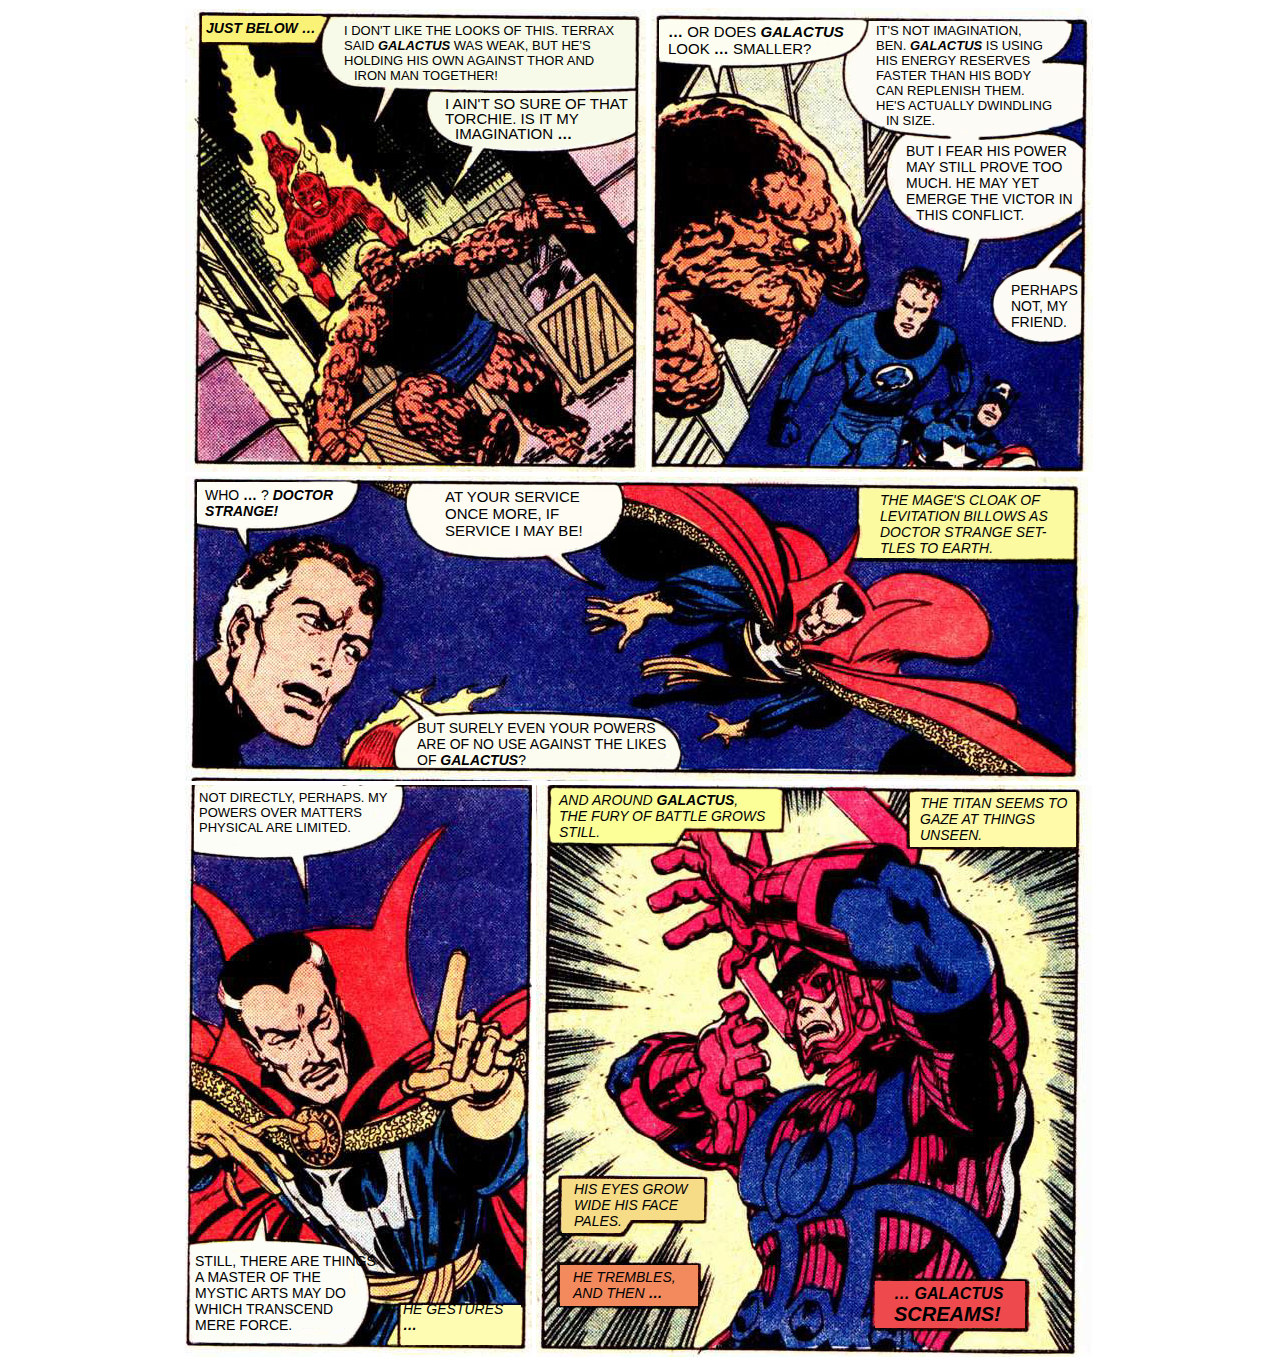
<file: comicPage/index.html>
<!DOCTYPE html>
<html>
    <head>
        <title>
            Comic Page
        </title>
        <link rel="stylesheet" href="index.css">
    </head>
    <body>
        <div class="rows">
            <img src="panel1.jpg" alt="The first panel of the comic page.">
            <img src="panel2.jpg" alt="The second panel of the comic page.">
            <img src="panel3.jpg" alt="The third panel of the comic page.">
            <img src="panel4.jpg" alt="The fourth panel of the comic page.">
            <img src="panel5.jpg" alt="The fifth panel of the comic page.">

            <span id="bubble1" class="narration bubbles">
                <strong>Just below &#8230;</strong>
            </span>
            <span id="bubble2" class="bubbles">
                I don't like the looks of this. Terrax said <span class="character-name">Galactus</span> was weak, but he's
                holding his own against Thor and <br/><span class="bump10">Iron Man together!</span>
            </span>
            <span id="bubble3" class="bubbles">
                I ain't so sure of that Torchie. Is it my <br/><span class="bump10">imagination <strong>&#8230;</strong></span>
            </span>
            <span id="bubble4" class="bubbles">
                <strong>&#8230;</strong> or does <span class="character-name">Galactus</span>look <strong>&#8230;</strong> smaller?
            </span>
            <span id="bubble5" class="bubbles">
                It's not imagination, Ben. <span class="character-name">Galactus</span> is using his energy reserves faster
                than his body can replenish them. He's actually dwindling <br/><span class="bump10">in size.</span>
            </span>
            <span id="bubble6" class="bubbles">
                But I fear his power may still prove too much. He may yet emerge the victor in <br/><span class="bump10">this conflict.</span>
            </span>
            <span id="bubble7" class="bubbles">
                Perhaps not, my friend.
            </span>
            <span id="bubble8" class="bubbles">
                Who <strong>&#8230;</strong> ? <span class="character-name">Doctor</span> <span class="character-name">Strange!</span>
            </span>
            <span id="bubble9" class="bubbles">
                At your service once more, if service I may be!
            </span>
            <span id="bubble10" class="bubbles">
               But surely even your powers are of no use against the likes of <span class="character-name">Galactus</span>?
            </span>
            <span id="bubble11" class="narration bubbles">
                The mage's cloak of levitation billows as doctor strange set-tles to earth.
            </span>
            <span id="bubble12" class="bubbles">
                Not directly, perhaps. My powers over matters physical are limited.
            </span>
            <span id="bubble13" class="bubbles">
                Still, there are things a master of the mystic arts may do which transcend mere force.
            </span>
            <span id="bubble14" class="narration bubbles">
                He gestures <strong>&#8230;</strong>
            </span>
            <span id="bubble15" class="narration bubbles">
                And around <strong>Galactus</strong>, the fury of battle grows still.
            </span>
            <span id="bubble16" class="narration bubbles">
                The Titan seems to gaze at things unseen.
            </span>
            <span id="bubble17" class="narration bubbles">
                His eyes grow wide his face pales.
            </span>
            <span id="bubble18" class="narration bubbles">
                He trembles, and then <strong>&#8230;</strong>
            </span>
            <span id="bubble19" class="narration bubbles">
                <strong>&#8230; Galactus</strong><span class="extreme-emphasis">Screams!</span>
            </span>
        </div>
    </body>
</html>
</file>
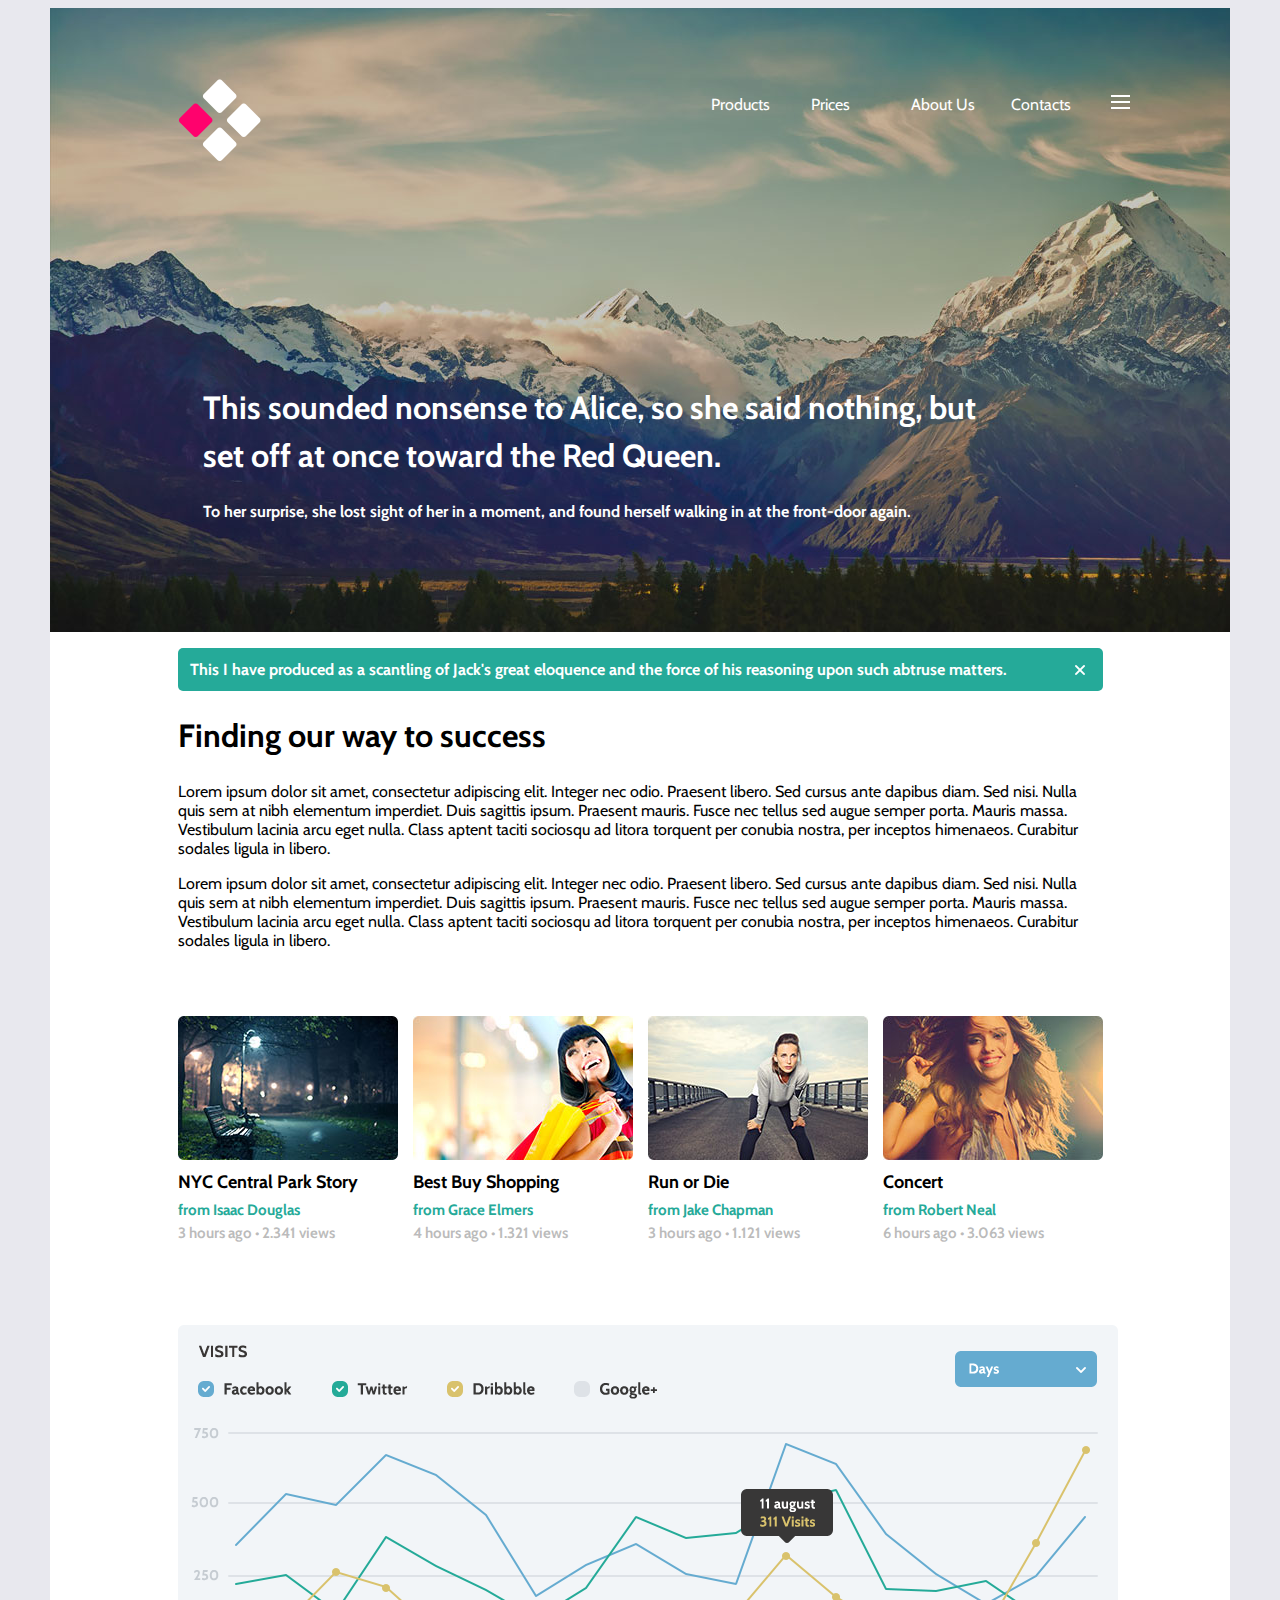
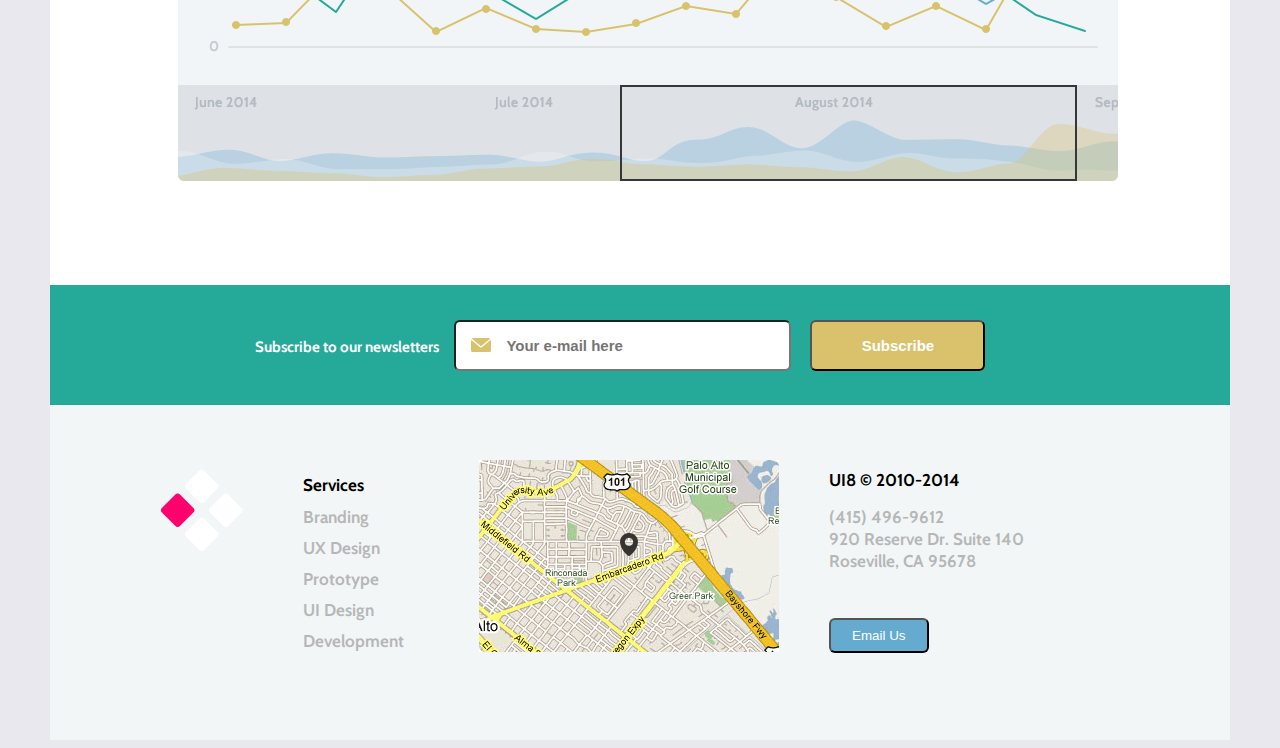
<file: fullPage/index.html>
<!DOCTYPE html>
<html>
<head lang="en">
    <meta charset="UTF-8">
    <title>Full Page</title>
    <link href='http://fonts.googleapis.com/css?family=Cabin:400,500,600,700' rel='stylesheet' type='text/css'>
    <link rel="stylesheet" href="styles.css">
</head>
<body>
    <div id="page">
        <div class="header">
            <div class="logo">
                <img src="img/logo.png" alt="logo">
            </div>
            <div class="headerText">
                <h1>This sounded nonsense to Alice, so she said nothing, but set off at once toward the Red Queen.</h1>
                <h4>To her surprise, she lost sight of her in a moment, and found herself walking in at the front-door again.</h4>
            </div>
            <nav>
                <ul>
                    <li>Products</li>
                    <li>Prices</li>
                    <li>About Us</li>
                    <li>Contacts</li>
                    <li class="hamburger"><div></div></li>
                </ul>
            </nav>
        </div>
        <div id="content">
        <div class="box">
            <p>This I have produced as a scantling of Jack's great eloquence and the force of his reasoning upon such abtruse matters. <img src="img/notification_close_icon.png" alt="close"></p>
        </div>
        <div class="heading">
            <h1>Finding our way to success</h1>
            <p>Lorem ipsum dolor sit amet, consectetur adipiscing elit. Integer nec odio. Praesent libero. Sed cursus ante dapibus diam. Sed nisi. Nulla quis sem at nibh elementum imperdiet. Duis sagittis ipsum. Praesent mauris. Fusce nec tellus sed augue semper porta. Mauris massa. Vestibulum lacinia arcu eget nulla. Class aptent taciti sociosqu ad litora torquent per conubia nostra, per inceptos himenaeos. Curabitur sodales ligula in libero. </p>
            <p>Lorem ipsum dolor sit amet, consectetur adipiscing elit. Integer nec odio. Praesent libero. Sed cursus ante dapibus diam. Sed nisi. Nulla quis sem at nibh elementum imperdiet. Duis sagittis ipsum. Praesent mauris. Fusce nec tellus sed augue semper porta. Mauris massa. Vestibulum lacinia arcu eget nulla. Class aptent taciti sociosqu ad litora torquent per conubia nostra, per inceptos himenaeos. Curabitur sodales ligula in libero. </p>
        </div>
        <div class="videos">
            <div class="video">
                <img src="img/video1_preview.jpg" alt="video 1 preview">
                <h1>NYC Central Park Story</h1>
                <h5>from Isaac Douglas</h5>
                <p>3 hours ago &#8226; 2.341 views</p> <!-- add dot instead of * -->
            </div>
            <div class="video">
                <img src="img/video2_preview.jpg" alt="video 2 preview">
                <h1>Best Buy Shopping</h1>
                <h5>from Grace Elmers</h5>
                <p>4 hours ago &#8226; 1.321 views</p> <!-- add dot instead of * -->
            </div>
            <div class="video">
                <img src="img/video3_preview.jpg" alt="video 3 preview">
                <h1>Run or Die</h1>
                <h5>from Jake Chapman</h5>
                <p>3 hours ago &#8226; 1.121 views</p> <!-- add dot instead of * -->
            </div>
            <div class="video">
                <img src="img/video4_preview.jpg" alt="video 4 preview">
                <h1>Concert</h1>
                <h5>from Robert Neal</h5>
                <p>6 hours ago &#8226; 3.063 views</p> <!-- add dot instead of * -->
            </div>
        </div>
        <div class="graph"></div>
            <img src="img/graph.png" alt="graph">
    </div>
        <footer>
            <div class="topFooter">
                <p>Subscribe to our newsletters</p>
                <div class="emailForm">
                    <input type="email" placeholder="Your e-mail here">
                    <input type="submit" name="subscribe" value="Subscribe">
                </div>
            </div>
            <div class="bottomFooter">
                <div class="logo">
                    <img src="img/logo.png" alt="logo">
                </div>
                <div class="column">
                    <div class="services">
                        <h4>Services</h4>
                        <ul>
                            <li>Branding</li>
                            <li>UX Design</li>
                            <li>Prototype</li>
                            <li>UI Design</li>
                            <li>Development</li>
                        </ul>
                    </div>
                </div>
                <div class="column">
                    <img src="img/map.gif" alt="map">
                </div>
                <div class="column">
                    <div class="copyright">
                        UI8 &#169; 2010-2014
                    </div>
                    <address>
                        <p>(415) 496-9612</p>
                        <p>920 Reserve Dr. Suite 140</p>
                        <p>Roseville, CA 95678</p>
                    </address>
                    <button name="button">Email Us</button>
                </div>
            </div>
        </footer>
    </div> <!-- close .container -->
</body>
</html>
</file>
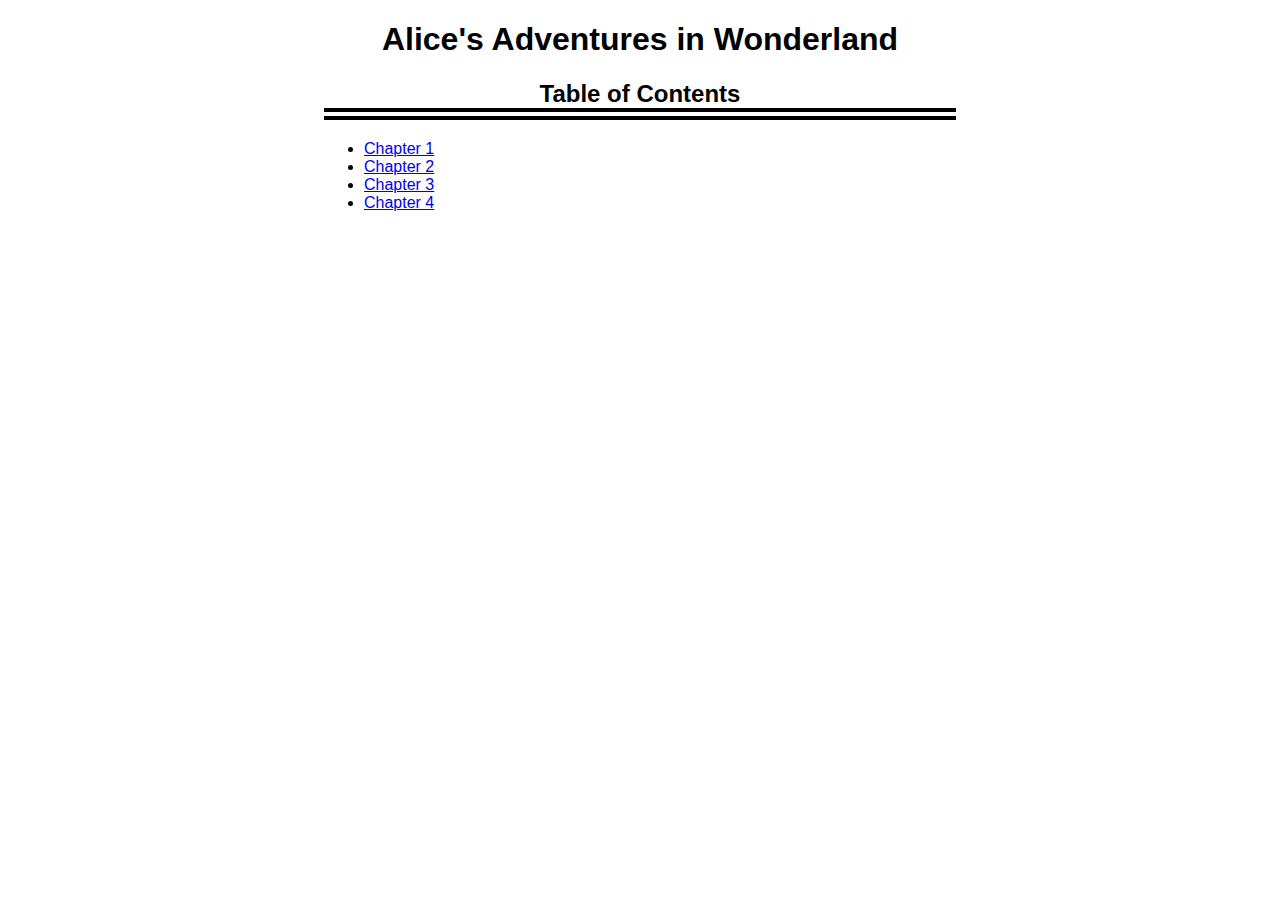
<file: markupChapter/index.html>
<!DOCTYPE html>
<html>
    <head>
        <title>Alice's Adventures in Wonderland</title>
        <link rel="stylesheet" href="chapter.css">
    </head>
    <body class="table-of-contents">
        <div>
            <h1>Alice's Adventures in Wonderland</h1>
            <h2>Table of Contents</h2>
            <ul>
                <li>
                    <a href="http://localhost:63342/markupChapter/chapter1.html">Chapter 1</a>
                </li>
                <li>
                    <a href="http://localhost:63342/markupChapter/chapter2.html">Chapter 2</a>
                </li>
                <li>
                    <a href="http://localhost:63342/markupChapter/chapter3.html">Chapter 3</a>
                </li>
                <li>
                    <a href="http://localhost:63342/markupChapter/chapter4.html">Chapter 4</a>
                </li>
            </ul>
        </div>
    </body>
</html>
</file>
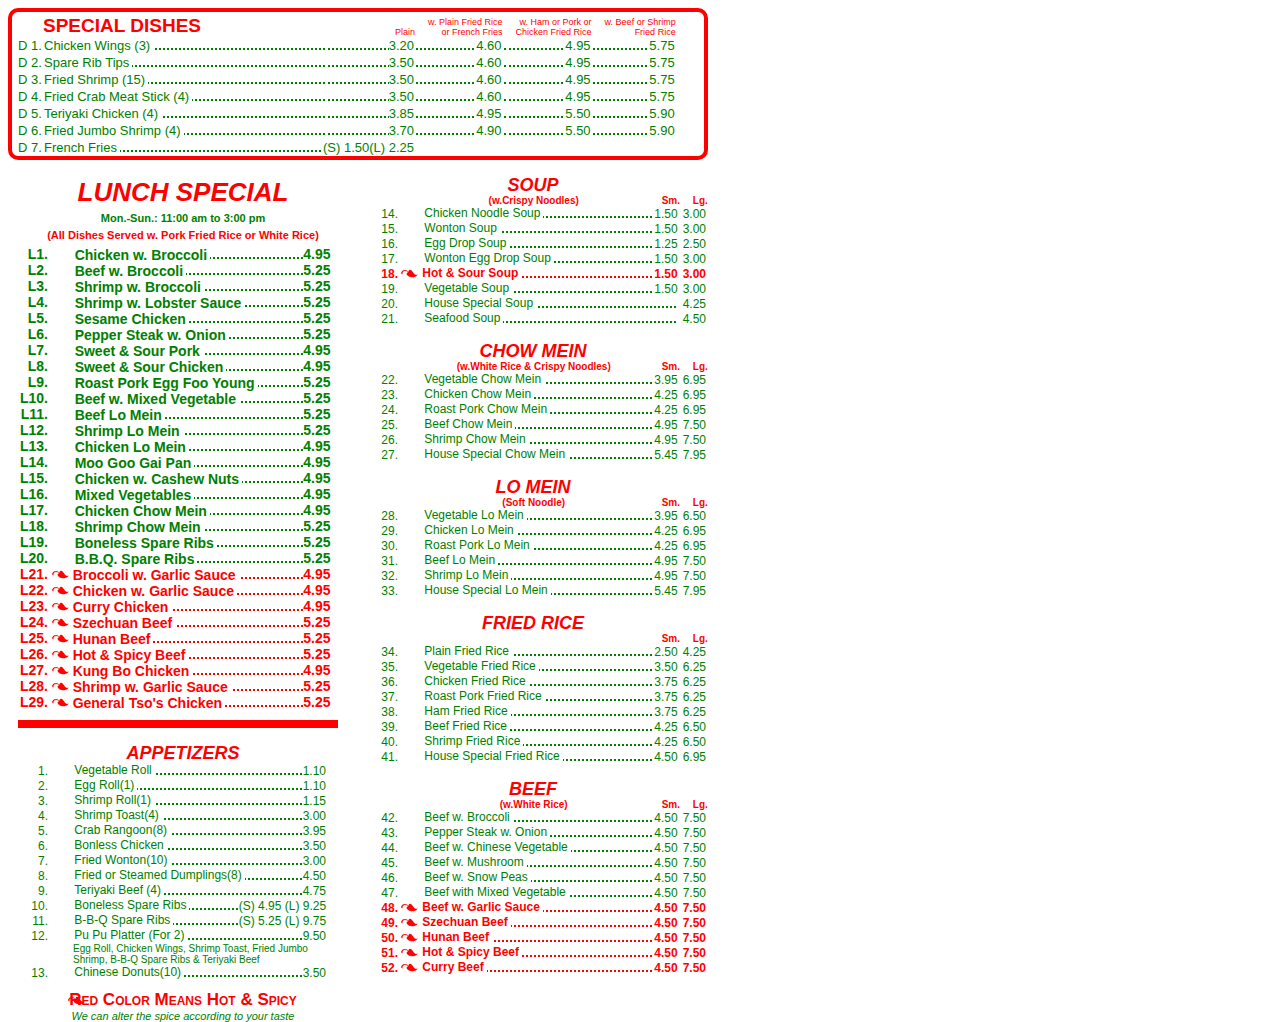
<file: restaurantMenu/index.html>
<!DOCTYPE html>
<html>
<head>
    <meta charset="utf-8">
    <meta http-equiv="X-UA-Compatible" content="IE=edge">
    <title>Chinese Dragon Menu</title>
    <link rel="stylesheet" href="styles.css">
</head>
<body>
    <div id="specials">
        <div class="specialDishes">
            <table>
                <thead>
                <tr>
                    <td></td>
                    <td></td>
                    <td>Special Dishes</td>
                    <td>Plain</td>
                    <td>w. Plain Fried Rice<br>or French Fries</td>
                    <td>w. Ham or Pork or<br>Chicken Fried Rice</td>
                    <td>w. Beef or Shrimp<br>Fried Rice</td>
                </tr>
                </thead>
                <tbody>
                <tr>
                    <td>D</td>
                    <td>1.</td>
                    <td>
                        <span class="item">
                            <span class="priceConnector"></span>
                            <span class="itemName">Chicken Wings (3)</span>
                        </span>
                    </td>
                    <td>
                        <span class="item">
                            <span class="priceConnector"></span>
                            <span class="itemPrice">3.20</span>
                        </span>
                    </td>
                    <td>
                        <span class="item">
                            <span class="priceConnector"></span>
                            <span class="itemPrice">4.60</span>
                        </span>
                    </td>
                    <td>
                        <span class="item">
                            <span class="priceConnector"></span>
                            <span class="itemPrice">4.95</span>
                        </span>
                    </td>
                    <td>
                         <span class="item">
                            <span class="priceConnector"></span>
                            <span class="itemPrice">5.75</span>
                        </span>
                    </td>
                </tr>
                <tr>
                    <td>D</td>
                    <td>2.</td>
                    <td>
                        <span class="item">
                            <span class="priceConnector"</span>
                            <span class="itemName">Spare Rib Tips</span>
                        </span>
                    </td>
                    <td>
                        <span class="item">
                            <span class="priceConnector"></span>
                            <span class="itemPrice">3.50</span>
                        </span>
                    </td>
                    <td>
                        <span class="item">
                            <span class="priceConnector"></span>
                            <span class="itemPrice">4.60</span>
                        </span>
                    </td>
                    <td>
                        <span class="item">
                            <span class="priceConnector"></span>
                            <span class="itemPrice">4.95</span>
                        </span>
                    </td>
                    <td>
                         <span class="item">
                            <span class="priceConnector"></span>
                            <span class="itemPrice">5.75</span>
                        </span>
                    </td>
                </tr>
                <tr>
                    <td>D</td>
                    <td>3.</td>
                    <td>
                        <span class="item">
                            <span class="priceConnector"></span>
                            <span class="itemName">Fried Shrimp (15)</span>
                        </span>
                    </td>
                    <td>
                        <span class="item">
                            <span class="priceConnector"></span>
                            <span class="itemPrice">3.50</span>
                        </span>
                    </td>
                    <td>
                        <span class="item">
                            <span class="priceConnector"></span>
                            <span class="itemPrice">4.60</span>
                        </span>
                    </td>
                    <td>
                        <span class="item">
                            <span class="priceConnector"></span>
                            <span class="itemPrice">4.95</span>
                        </span>
                    </td>
                    <td>
                        <span class="item">
                            <span class="priceConnector"></span>
                            <span class="itemPrice">5.75</span>
                        </span>
                    </td>
                </tr>
                <tr>
                    <td>D</td>
                    <td>4.</td>
                    <td>
                        <span class="item">
                            <span class="priceConnector"></span>
                            <span class="itemName">Fried Crab Meat Stick (4)</span>
                        </span>
                    </td>
                    <td>
                        <span class="item">
                            <span class="priceConnector"></span>
                            <span class="itemPrice">3.50</span>
                        </span>
                    </td>
                    <td>
                        <span class="item">
                            <span class="priceConnector"></span>
                            <span class="itemPrice">4.60</span>
                        </span>
                    </td>
                    <td>
                        <span class="item">
                            <span class="priceConnector"></span>
                            <span class="itemPrice">4.95</span>
                        </span>
                    </td>
                    <td>
                         <span class="item">
                            <span class="priceConnector"></span>
                            <span class="itemPrice">5.75</span>
                        </span>
                    </td>
                </tr>
                <tr>
                    <td>D</td>
                    <td>5.</td>
                    <td>
                        <span class="item">
                            <span class="priceConnector"></span>
                            <span class="itemName">Teriyaki Chicken (4)</span>
                        </span>
                    </td>
                    <td>
                        <span class="item">
                            <span class="priceConnector"></span>
                            <span class="itemPrice">3.85</span>
                        </span>
                    </td>
                    <td>
                        <span class="item">
                            <span class="priceConnector"></span>
                            <span class="itemPrice">4.95</span>
                        </span>
                    </td>
                    <td>
                        <span class="item">
                            <span class="priceConnector"></span>
                            <span class="itemPrice">5.50</span>
                        </span>
                    </td>
                    <td>
                         <span class="item">
                            <span class="priceConnector"></span>
                            <span class="itemPrice">5.90</span>
                        </span>
                    </td>
                </tr>
                <tr>
                    <td>D</td>
                    <td>6.</td>
                    <td>
                        <span class="item">
                            <span class="priceConnector"></span>
                            <span class="itemName">Fried Jumbo Shrimp (4)</span>
                        </span>
                    </td>
                    <td>
                        <span class="item">
                            <span class="priceConnector"></span>
                            <span class="itemPrice">3.70</span>
                        </span>
                    </td>
                    <td>
                        <span class="item">
                            <span class="priceConnector"></span>
                            <span class="itemPrice">4.90</span>
                        </span>
                    </td>
                    <td>
                        <span class="item">
                            <span class="priceConnector"></span>
                            <span class="itemPrice">5.50</span>
                        </span>
                    </td>
                    <td>
                        <span class="item">
                            <span class="priceConnector"></span>
                            <span class="itemPrice">5.90</span>
                        </span>
                    </td>
                </tr>
                <tr>
                    <td>D</td>
                    <td>7.</td>
                    <td>
                     <span class="item">
                            <span class="priceConnector"></span>
                            <span class="itemName">French Fries</span>
                        </span>
                    </td>
                    <td>(S) 1.50(L) 2.25</td>
                    <td></td>
                    <td></td>
                    <td></td>
                </tr>
                </tbody>
            </table>
        </div>
    </div>
    <div class="columns">
        <div class="col">
            <div class="lunchSpecials">
                <h1>
                    Lunch Special
                </h1>
                <div class="hours">
                    Mon.-Sun.: 11:00 am to 3:00 pm
                </div>
                <p>
                    (All Dishes Served w. Pork Fried Rice or White Rice)
                </p>
                <div>
                    <span class="itemNumber">L1.</span>
                    <span class="item">
                        <span class="priceConnector"></span>
                        <span class="itemName">Chicken w. Broccoli</span>
                    </span>
                    <span class="itemPrice">4.95</span>
                </div>
                <div>
                    <span class="itemNumber">L2.</span>
                    <span class="item">
                        <span class="priceConnector"></span>
                        <span class="itemName">Beef w. Broccoli</span>
                    </span>
                    <span class="itemPrice">5.25</span>
                </div>
                <div>
                    <span class="itemNumber">L3.</span>
                    <span class="item">
                        <span class="priceConnector"></span>
                        <span class="itemName">Shrimp w. Broccoli</span>
                    </span>
                    <span class="itemPrice">5.25</span>
                </div>
                <div>
                    <span class="itemNumber">L4.</span>
                    <span class="item">
                        <span class="priceConnector"></span>
                        <span class="itemName">Shrimp w. Lobster Sauce</span>
                    </span>
                    <span class="itemPrice">5.25</span>
                </div>
                <div>
                    <span class="itemNumber">L5.</span>
                    <span class="item">
                        <span class="priceConnector"></span>
                        <span class="itemName">Sesame Chicken</span>
                    </span>
                    <span class="itemPrice">5.25</span>
                </div>
                <div>
                    <span class="itemNumber">L6.</span>
                    <span class="item">
                        <span class="priceConnector"></span>
                        <span class="itemName">Pepper Steak w. Onion</span>
                    </span>
                    <span class="itemPrice">5.25</span>
                </div>
                <div>
                    <span class="itemNumber">L7.</span>
                    <span class="item">
                        <span class="priceConnector"></span>
                        <span class="itemName">Sweet &amp; Sour Pork</span>
                    </span>
                    <span class="itemPrice">4.95</span>
                </div>
                <div>
                    <span class="itemNumber">L8.</span>
                    <span class="item">
                        <span class="priceConnector"></span>
                        <span class="itemName">Sweet &amp; Sour Chicken</span>
                    </span>
                    <span class="itemPrice">4.95</span>
                </div>
                <div>
                    <span class="itemNumber">L9.</span>
                    <span class="item">
                        <span class="priceConnector"></span>
                        <span class="itemName">Roast Pork Egg Foo Young</span>
                    </span>
                    <span class="itemPrice">5.25</span>
                </div>
                <div>
                    <span class="itemNumber">L10.</span>
                    <span class="item">
                        <span class="priceConnector"></span>
                        <span class="itemName">Beef w. Mixed Vegetable</span>
                    </span>
                    <span class="itemPrice">5.25</span>
                </div>
                <div>
                    <span class="itemNumber">L11.</span>
                    <span class="item">
                        <span class="priceConnector"></span>
                        <span class="itemName">Beef Lo Mein</span>
                    </span>
                    <span class="itemPrice">5.25</span>
                </div>
                <div>
                    <span class="itemNumber">L12.</span>
                    <span class="item">
                        <span class="priceConnector"></span>
                        <span class="itemName">Shrimp Lo Mein</span>
                    </span>
                    <span class="itemPrice">5.25</span>
                </div>
                <div>
                    <span class="itemNumber">L13.</span>
                    <span class="item">
                        <span class="priceConnector"></span>
                        <span class="itemName">Chicken Lo Mein</span>
                    </span>
                    <span class="itemPrice">4.95</span>
                </div>
                <div>
                    <span class="itemNumber">L14.</span>
                    <span class="item">
                        <span class="priceConnector"></span>
                        <span class="itemName">Moo Goo Gai Pan</span>
                    </span>
                    <span class="itemPrice">4.95</span>
                </div>
                <div>
                    <span class="itemNumber">L15.</span>
                    <span class="item">
                        <span class="priceConnector"></span>
                        <span class="itemName">Chicken w. Cashew Nuts</span>
                    </span>
                    <span class="itemPrice">4.95</span>
                </div>
                <div>
                    <span class="itemNumber">L16.</span>
                    <span class="item">
                        <span class="priceConnector"></span>
                        <span class="itemName">Mixed Vegetables</span>
                    </span>
                    <span class="itemPrice">4.95</span>
                </div>
                <div>
                    <span class="itemNumber">L17.</span>
                    <span class="item">
                        <span class="priceConnector"></span>
                        <span class="itemName">Chicken Chow Mein</span>
                    </span>
                    <span class="itemPrice">4.95</span>
                </div>
                <div>
                    <span class="itemNumber">L18.</span>
                    <span class="item">
                        <span class="priceConnector"></span>
                        <span class="itemName">Shrimp Chow Mein</span>
                    </span>
                    <span class="itemPrice">5.25</span>
                </div>
                <div>
                    <span class="itemNumber">L19.</span>
                    <span class="item">
                        <span class="priceConnector"></span>
                        <span class="itemName">Boneless Spare Ribs</span>
                    </span>
                    <span class="itemPrice">5.25</span>
                </div>
                <div>
                    <span class="itemNumber">L20.</span>
                    <span class="item">
                        <span class="priceConnector"></span>
                        <span class="itemName">B.B.Q. Spare Ribs</span>
                    </span>
                    <span class="itemPrice">5.25</span>
                </div>
                <div class="spicy">
                    <span class="itemNumber">L21.</span>
                    <span class="item">
                        <span class="priceConnector"></span>
                        <span class="itemName">Broccoli w. Garlic Sauce</span>
                    </span>
                    <span class="itemPrice">4.95</span>
                </div>
                <div class="spicy">
                    <span class="itemNumber">L22.</span>
                    <span class="item">
                        <span class="priceConnector"></span>
                        <span class="itemName">Chicken w. Garlic Sauce</span>
                    </span>
                    <span class="itemPrice">4.95</span>
                </div>
                <div class="spicy">
                    <span class="itemNumber">L23.</span>
                    <span class="item">
                        <span class="priceConnector"></span>
                        <span class="itemName">Curry Chicken</span>
                    </span>
                    <span class="itemPrice">4.95</span>
                </div>
                <div class="spicy">
                    <span class="itemNumber">L24.</span>
                    <span class="item">
                        <span class="priceConnector"></span>
                        <span class="itemName">Szechuan Beef</span>
                    </span>
                    <span class="itemPrice">5.25</span>
                </div>
                <div class="spicy">
                    <span class="itemNumber">L25.</span>
                    <span class="item">
                        <span class="priceConnector"></span>
                        <span class="itemName">Hunan Beef</span>
                    </span>
                    <span class="itemPrice">5.25</span>
                </div>
                <div class="spicy">
                    <span class="itemNumber">L26.</span>
                    <span class="item">
                        <span class="priceConnector"></span>
                        <span class="itemName">Hot &amp; Spicy Beef</span>
                    </span>
                    <span class="itemPrice">5.25</span>
                </div>
                <div class="spicy">
                    <span class="itemNumber">L27.</span>
                    <span class="item">
                        <span class="priceConnector"></span>
                        <span class="itemName">Kung Bo Chicken</span>
                    </span>
                    <span class="itemPrice">4.95</span>
                </div>
                <div class="spicy">
                    <span class="itemNumber">L28.</span>
                    <span class="item">
                        <span class="priceConnector"></span>
                        <span class="itemName">Shrimp w. Garlic Sauce</span>
                    </span>
                    <span class="itemPrice">5.25</span>
                </div>
                <div class="spicy">
                    <span class="itemNumber">L29.</span>
                    <span class="item">
                        <span class="priceConnector"></span>
                        <span class="itemName">General Tso's Chicken</span>
                    </span>
                    <span class="itemPrice">5.25</span>
                </div>
            </div>
            <div class="separator">
            </div>
            <div class="menuCategory appetizers">
                <h2>
                    Appetizers
                </h2>
                <div>
                    <span class="itemNumber">1.</span>
                    <span class="item">
                        <span class="priceConnector"></span>
                        <span class="itemName">Vegetable Roll</span>
                    </span>
                    <span class="itemPrice">1.10</span>
                </div>
                <div>
                    <span class="itemNumber">2.</span>
                    <span class="item">
                        <span class="priceConnector"></span>
                        <span class="itemName">Egg Roll(1)</span>
                    </span>
                    <span class="itemPrice">1.10</span>
                </div>
                <div>
                    <span class="itemNumber">3.</span>
                    <span class="item">
                        <span class="priceConnector"></span>
                        <span class="itemName">Shrimp Roll(1)</span>
                    </span>
                    <span class="itemPrice">1.15</span>
                </div>
                <div>
                    <span class="itemNumber">4.</span>
                    <span class="item">
                        <span class="priceConnector"></span>
                        <span class="itemName">Shrimp Toast(4)</span>
                    </span>
                    <span class="itemPrice">3.00</span>
                </div>
                <div>
                    <span class="itemNumber">5.</span>
                    <span class="item">
                        <span class="priceConnector"></span>
                        <span class="itemName">Crab Rangoon(8)</span>
                    </span>
                    <span class="itemPrice">3.95</span>
                </div>
                <div>
                    <span class="itemNumber">6.</span>
                    <span class="item">
                        <span class="priceConnector"></span>
                        <span class="itemName">Bonless Chicken</span>
                    </span>
                    <span class="itemPrice">3.50</span>
                </div>
                <div>
                    <span class="itemNumber">7.</span>
                    <span class="item">
                        <span class="priceConnector"></span>
                        <span class="itemName">Fried Wonton(10)</span>
                    </span>
                    <span class="itemPrice">3.00</span>
                </div>
                <div>
                    <span class="itemNumber">8.</span>
                    <span class="item">
                        <span class="priceConnector"></span>
                        <span class="itemName">Fried or Steamed Dumplings(8)</span>
                    </span>
                    <span class="itemPrice">4.50</span>
                </div>
                <div>
                    <span class="itemNumber">9.</span>
                    <span class="item">
                        <span class="priceConnector"></span>
                        <span class="itemName">Teriyaki Beef (4)</span>
                    </span>
                    <span class="itemPrice">4.75</span>
                </div>
                <div>
                    <span class="itemNumber">10.</span>
                    <span class="itemMultiprice">
                        <span class="priceConnector"></span>
                        <span class="itemName">Boneless Spare Ribs</span>
                    </span>
                    <span class="itemPrice">(S)&nbsp;4.95&nbsp;(L)&nbsp;9.25</span>
                </div>
                <div>
                    <span class="itemNumber">11.</span>
                    <span class="itemMultiprice">
                        <span class="priceConnector"></span>
                        <span class="itemName">B-B-Q Spare Ribs</span>
                    </span>
                    <span class="itemPrice">(S)&nbsp;5.25&nbsp;(L)&nbsp;9.75</span>
                </div>
                <div>
                    <span class="itemNumber">12.</span>
                    <span class="item">
                        <span class="priceConnector"></span>
                        <span class="itemName">Pu Pu Platter (For 2)</span>
                    </span>
                    <span class="itemPrice">9.50</span>
                    <span class="itemDescription">
                        Egg Roll, Chicken Wings, Shrimp Toast, Fried Jumbo Shrimp, B-B-Q Spare Ribs &amp; Teriyaki Beef
                    </span>
                </div>
                <div>
                    <span class="itemNumber">13.</span>
                    <span class="item">
                        <span class="priceConnector"></span>
                        <span class="itemName">Chinese Donuts(10)</span>
                    </span>
                    <span class="itemPrice">3.50</span>
                </div>
            </div>
            <div class="disclaimer">
                <span class="warning">Red Color Means Hot &amp; Spicy</span>
                <span class="solution">We can alter the spice according to your taste</span>
            </div>
        </div>
        </div>
        <div class="col">
            <div class="menuCategory">
                <h2>Soup</h2>
                <div class="labels">
                    <span class="sides">(w.Crispy Noodles)</span>
                    <span class="small">Sm.</span>
                    <span class="large">Lg.</span>
                </div>
                <div>
                    <span class="itemNumber">14.</span>
                    <span class="item">
                        <span class="priceConnector"></span>
                        <span class="itemName">Chicken Noodle Soup</span>
                    </span>
                    <span class="itemPrice small">1.50</span>
                    <span class="itemPrice large">3.00</span>
                </div>
                <div>
                    <span class="itemNumber">15.</span>
                    <span class="item">
                        <span class="priceConnector"></span>
                        <span class="itemName">Wonton Soup</span>
                    </span>
                    <span class="itemPrice small">1.50</span>
                    <span class="itemPrice large">3.00</span>
                </div>
                <div>
                    <span class="itemNumber">16.</span>
                    <span class="item">
                        <span class="priceConnector"></span>
                        <span class="itemName">Egg Drop Soup</span>
                    </span>
                    <span class="itemPrice small">1.25</span>
                    <span class="itemPrice large">2.50</span>
                </div>
                <div>
                    <span class="itemNumber">17.</span>
                    <span class="item">
                        <span class="priceConnector"></span>
                        <span class="itemName">Wonton Egg Drop Soup</span>
                    </span>
                    <span class="itemPrice small">1.50</span>
                    <span class="itemPrice large">3.00</span>
                </div>
                <div class="spicy">
                    <span class="itemNumber">18.</span>
                    <span class="item">
                        <span class="priceConnector"></span>
                        <span class="itemName">Hot &amp; Sour Soup</span>
                    </span>
                    <span class="itemPrice small">1.50</span>
                    <span class="itemPrice large">3.00</span>
                </div>
                <div>
                    <span class="itemNumber">19.</span>
                    <span class="item">
                        <span class="priceConnector"></span>
                        <span class="itemName">Vegetable Soup</span>
                    </span>
                    <span class="itemPrice small">1.50</span>
                    <span class="itemPrice large">3.00</span>
                </div>
                <div>
                    <span class="itemNumber">20.</span>
                    <span class="item">
                        <span class="priceConnector"></span>
                        <span class="itemName">House Special Soup</span>
                    </span>
                    <span class="itemPrice small"></span>
                    <span class="itemPrice large">4.25</span>
                </div>
                <div>
                    <span class="itemNumber">21.</span>
                    <span class="item">
                        <span class="priceConnector"></span>
                        <span class="itemName">Seafood Soup</span>
                    </span>
                    <span class="itemPrice small"></span>
                    <span class="itemPrice large">4.50</span>
                </div>
            </div>
            <div class="menuCategory">
                <h2>
                    Chow Mein
                </h2>
                <div class="labels">
                    <span class="sides">(w.White Rice &amp; Crispy Noodles)</span>
                    <span class="small">Sm.</span>
                    <span class="large">Lg.</span>
                </div>
                <div>
                    <span class="itemNumber">22.</span>
                    <span class="item">
                        <span class="priceConnector"></span>
                        <span class="itemName">Vegetable Chow Mein</span>
                    </span>
                    <span class="itemPrice small">3.95</span>
                    <span class="itemPrice large">6.95</span>
                </div>
                <div>
                    <span class="itemNumber">23.</span>
                    <span class="item">
                        <span class="priceConnector"></span>
                        <span class="itemName">Chicken Chow Mein</span>
                    </span>
                    <span class="itemPrice small">4.25</span>
                    <span class="itemPrice large">6.95</span>
                </div>
                <div>
                    <span class="itemNumber">24.</span>
                    <span class="item">
                        <span class="priceConnector"></span>
                        <span class="itemName">Roast Pork Chow Mein</span>
                    </span>
                    <span class="itemPrice small">4.25</span>
                    <span class="itemPrice large">6.95</span>
                </div>
                <div>
                    <span class="itemNumber">25.</span>
                    <span class="item">
                        <span class="priceConnector"></span>
                        <span class="itemName">Beef Chow Mein</span>
                    </span>
                    <span class="itemPrice small">4.95</span>
                    <span class="itemPrice large">7.50</span>
                </div>
                <div>
                    <span class="itemNumber">26.</span>
                    <span class="item">
                        <span class="priceConnector"></span>
                        <span class="itemName">Shrimp Chow Mein</span>
                    </span>
                    <span class="itemPrice small">4.95</span>
                    <span class="itemPrice large">7.50</span>
                </div>
                <div>
                    <span class="itemNumber">27.</span>
                    <span class="item">
                        <span class="priceConnector"></span>
                        <span class="itemName">House Special Chow Mein</span>
                    </span>
                    <span class="itemPrice small">5.45</span>
                    <span class="itemPrice large">7.95</span>
                </div>
            </div>
            <div class="menuCategory">
                <h2>Lo Mein</h2>
                <div class="labels">
                    <span class="sides">(Soft Noodle)</span>
                    <span class="small">Sm.</span>
                    <span class="large">Lg.</span>
                </div>
                <div>
                    <span class="itemNumber">28.</span>
                    <span class="item">
                        <span class="priceConnector"></span>
                        <span class="itemName">Vegetable Lo Mein</span>
                    </span>
                    <span class="itemPrice small">3.95</span>
                    <span class="itemPrice large">6.50</span>
                </div>
                <div>
                    <span class="itemNumber">29.</span>
                    <span class="item">
                        <span class="priceConnector"></span>
                        <span class="itemName">Chicken Lo Mein</span>
                    </span>
                    <span class="itemPrice small">4.25</span>
                    <span class="itemPrice large">6.95</span>
                </div>
                <div>
                    <span class="itemNumber">30.</span>
                    <span class="item">
                        <span class="priceConnector"></span>
                        <span class="itemName">Roast Pork Lo Mein</span>
                    </span>
                    <span class="itemPrice small">4.25</span>
                    <span class="itemPrice large">6.95</span>
                </div>
                <div>
                    <span class="itemNumber">31.</span>
                    <span class="item">
                        <span class="priceConnector"></span>
                        <span class="itemName">Beef Lo Mein</span>
                    </span>
                    <span class="itemPrice small">4.95</span>
                    <span class="itemPrice large">7.50</span>
                </div>
                <div>
                    <span class="itemNumber">32.</span>
                    <span class="item">
                        <span class="priceConnector"></span>
                        <span class="itemName">Shrimp Lo Mein</span>
                    </span>
                    <span class="itemPrice small">4.95</span>
                    <span class="itemPrice large">7.50</span>
                </div>
                <div>
                    <span class="itemNumber">33.</span>
                    <span class="item">
                        <span class="priceConnector"></span>
                        <span class="itemName">House Special Lo Mein</span>
                    </span>
                    <span class="itemPrice small">5.45</span>
                    <span class="itemPrice large">7.95</span>
                </div>
            </div>
            <div class="menuCategory">
                <h2>
                    Fried Rice
                </h2>
                <div class="labels">
                    <span class="sides"></span>
                    <span class="small">Sm.</span>
                    <span class="large">Lg.</span>
                </div>
                <div>
                    <span class="itemNumber">34.</span>
                    <span class="item">
                        <span class="priceConnector"></span>
                        <span class="itemName">Plain Fried Rice</span>
                    </span>
                    <span class="itemPrice small">2.50</span>
                    <span class="itemPrice large">4.25</span>
                </div>
                <div>
                    <span class="itemNumber">35.</span>
                    <span class="item">
                        <span class="priceConnector"></span>
                        <span class="itemName">Vegetable Fried Rice</span>
                    </span>
                    <span class="itemPrice small">3.50</span>
                    <span class="itemPrice large">6.25</span>
                </div>
                <div>
                    <span class="itemNumber">36.</span>
                    <span class="item">
                        <span class="priceConnector"></span>
                        <span class="itemName">Chicken Fried Rice</span>
                    </span>
                    <span class="itemPrice small">3.75</span>
                    <span class="itemPrice large">6.25</span>
                </div>
                <div>
                    <span class="itemNumber">37.</span>
                    <span class="item">
                        <span class="priceConnector"></span>
                        <span class="itemName">Roast Pork Fried Rice</span>
                    </span>
                    <span class="itemPrice small">3.75</span>
                    <span class="itemPrice large">6.25</span>
                </div>
                <div>
                    <span class="itemNumber">38.</span>
                    <span class="item">
                        <span class="priceConnector"></span>
                        <span class="itemName">Ham Fried Rice</span>
                    </span>
                    <span class="itemPrice small">3.75</span>
                    <span class="itemPrice large">6.25</span>
                </div>
                <div>
                    <span class="itemNumber">39.</span>
                    <span class="item">
                        <span class="priceConnector"></span>
                        <span class="itemName">Beef Fried Rice</span>
                    </span>
                    <span class="itemPrice small">4.25</span>
                    <span class="itemPrice large">6.50</span>
                </div>
                <div>
                    <span class="itemNumber">40.</span>
                    <span class="item">
                        <span class="priceConnector"></span>
                        <span class="itemName">Shrimp Fried Rice</span>
                    </span>
                    <span class="itemPrice small">4.25</span>
                    <span class="itemPrice large">6.50</span>
                </div>
                <div>
                    <span class="itemNumber">41.</span>
                    <span class="item">
                        <span class="priceConnector"></span>
                        <span class="itemName">House Special Fried Rice</span>
                    </span>
                    <span class="itemPrice small">4.50</span>
                    <span class="itemPrice large">6.95</span>
                </div>
            </div>
            <div class="menuCategory">
                <h2>
                    Beef
                </h2>
                <div class="labels">
                    <span class="sides">(w.White Rice)</span>
                    <span class="small">Sm.</span>
                    <span class="large">Lg.</span>
                </div>
                <div>
                    <span class="itemNumber">42.</span>
                    <span class="item">
                        <span class="priceConnector"></span>
                        <span class="itemName">Beef w. Broccoli</span>
                    </span>
                    <span class="itemPrice small">4.50</span>
                    <span class="itemPrice large">7.50</span>
                </div>
                <div>
                    <span class="itemNumber">43.</span>
                    <span class="item">
                        <span class="priceConnector"></span>
                        <span class="itemName">Pepper Steak w. Onion</span>
                    </span>
                    <span class="itemPrice small">4.50</span>
                    <span class="itemPrice large">7.50</span>
                </div>
                <div>
                    <span class="itemNumber">44.</span>
                    <span class="item">
                        <span class="priceConnector"></span>
                        <span class="itemName">Beef w. Chinese Vegetable</span>
                    </span>
                    <span class="itemPrice small">4.50</span>
                    <span class="itemPrice large">7.50</span>
                </div>
                <div>
                    <span class="itemNumber">45.</span>
                    <span class="item">
                        <span class="priceConnector"></span>
                        <span class="itemName">Beef w. Mushroom</span>
                    </span>
                    <span class="itemPrice small">4.50</span>
                    <span class="itemPrice large">7.50</span>
                </div>
                <div>
                    <span class="itemNumber">46.</span>
                    <span class="item">
                        <span class="priceConnector"></span>
                        <span class="itemName">Beef w. Snow Peas</span>
                    </span>
                    <span class="itemPrice small">4.50</span>
                    <span class="itemPrice large">7.50</span>
                </div>
                <div>
                    <span class="itemNumber">47.</span>
                    <span class="item">
                        <span class="priceConnector"></span>
                        <span class="itemName">Beef with Mixed Vegetable</span>
                    </span>
                    <span class="itemPrice small">4.50</span>
                    <span class="itemPrice large">7.50</span>
                </div>
                <div class="spicy">
                    <div>
                        <span class="itemNumber">48.</span>
                        <span class="item">
                        <span class="priceConnector"></span>
                        <span class="itemName">Beef w. Garlic Sauce</span>
                    </span>
                        <span class="itemPrice small">4.50</span>
                        <span class="itemPrice large">7.50</span>
                    </div>
                    <div>
                        <span class="itemNumber">49.</span>
                        <span class="item">
                        <span class="priceConnector"></span>
                        <span class="itemName">Szechuan Beef</span>
                    </span>
                        <span class="itemPrice small">4.50</span>
                        <span class="itemPrice large">7.50</span>
                    </div>
                    <div>
                        <span class="itemNumber">50.</span>
                        <span class="item">
                        <span class="priceConnector"></span>
                        <span class="itemName">Hunan Beef</span>
                    </span>
                        <span class="itemPrice small">4.50</span>
                        <span class="itemPrice large">7.50</span>
                    </div>
                    <div>
                        <span class="itemNumber">51.</span>
                        <span class="item">
                        <span class="priceConnector"></span>
                        <span class="itemName">Hot &amp; Spicy Beef</span>
                    </span>
                        <span class="itemPrice small">4.50</span>
                        <span class="itemPrice large">7.50</span>
                    </div>
                    <div>
                        <span class="itemNumber">52.</span>
                        <span class="item">
                        <span class="priceConnector"></span>
                        <span class="itemName">Curry Beef</span>
                    </span>
                        <span class="itemPrice small">4.50</span>
                        <span class="itemPrice large">7.50</span>
                    </div>
                </div>
            </div>
        </div>
    </div>
</body>
</html>
</file>
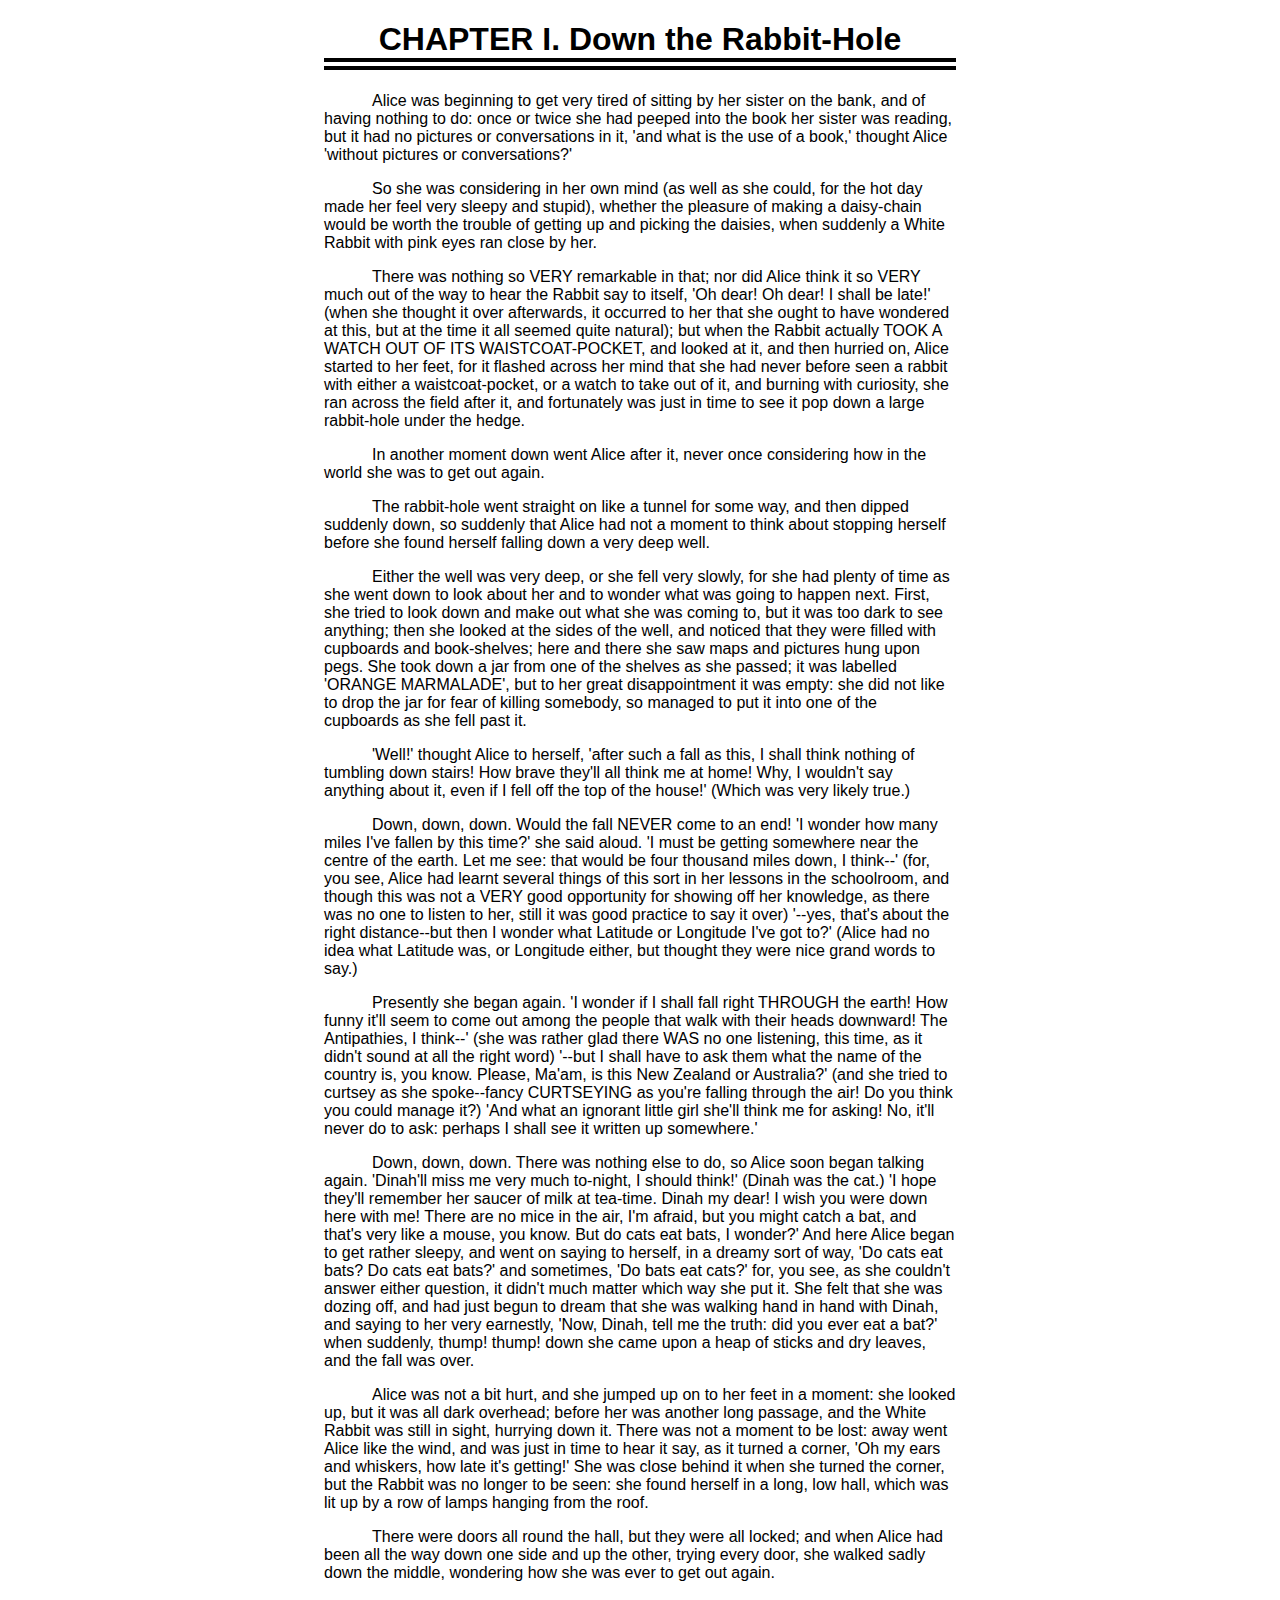
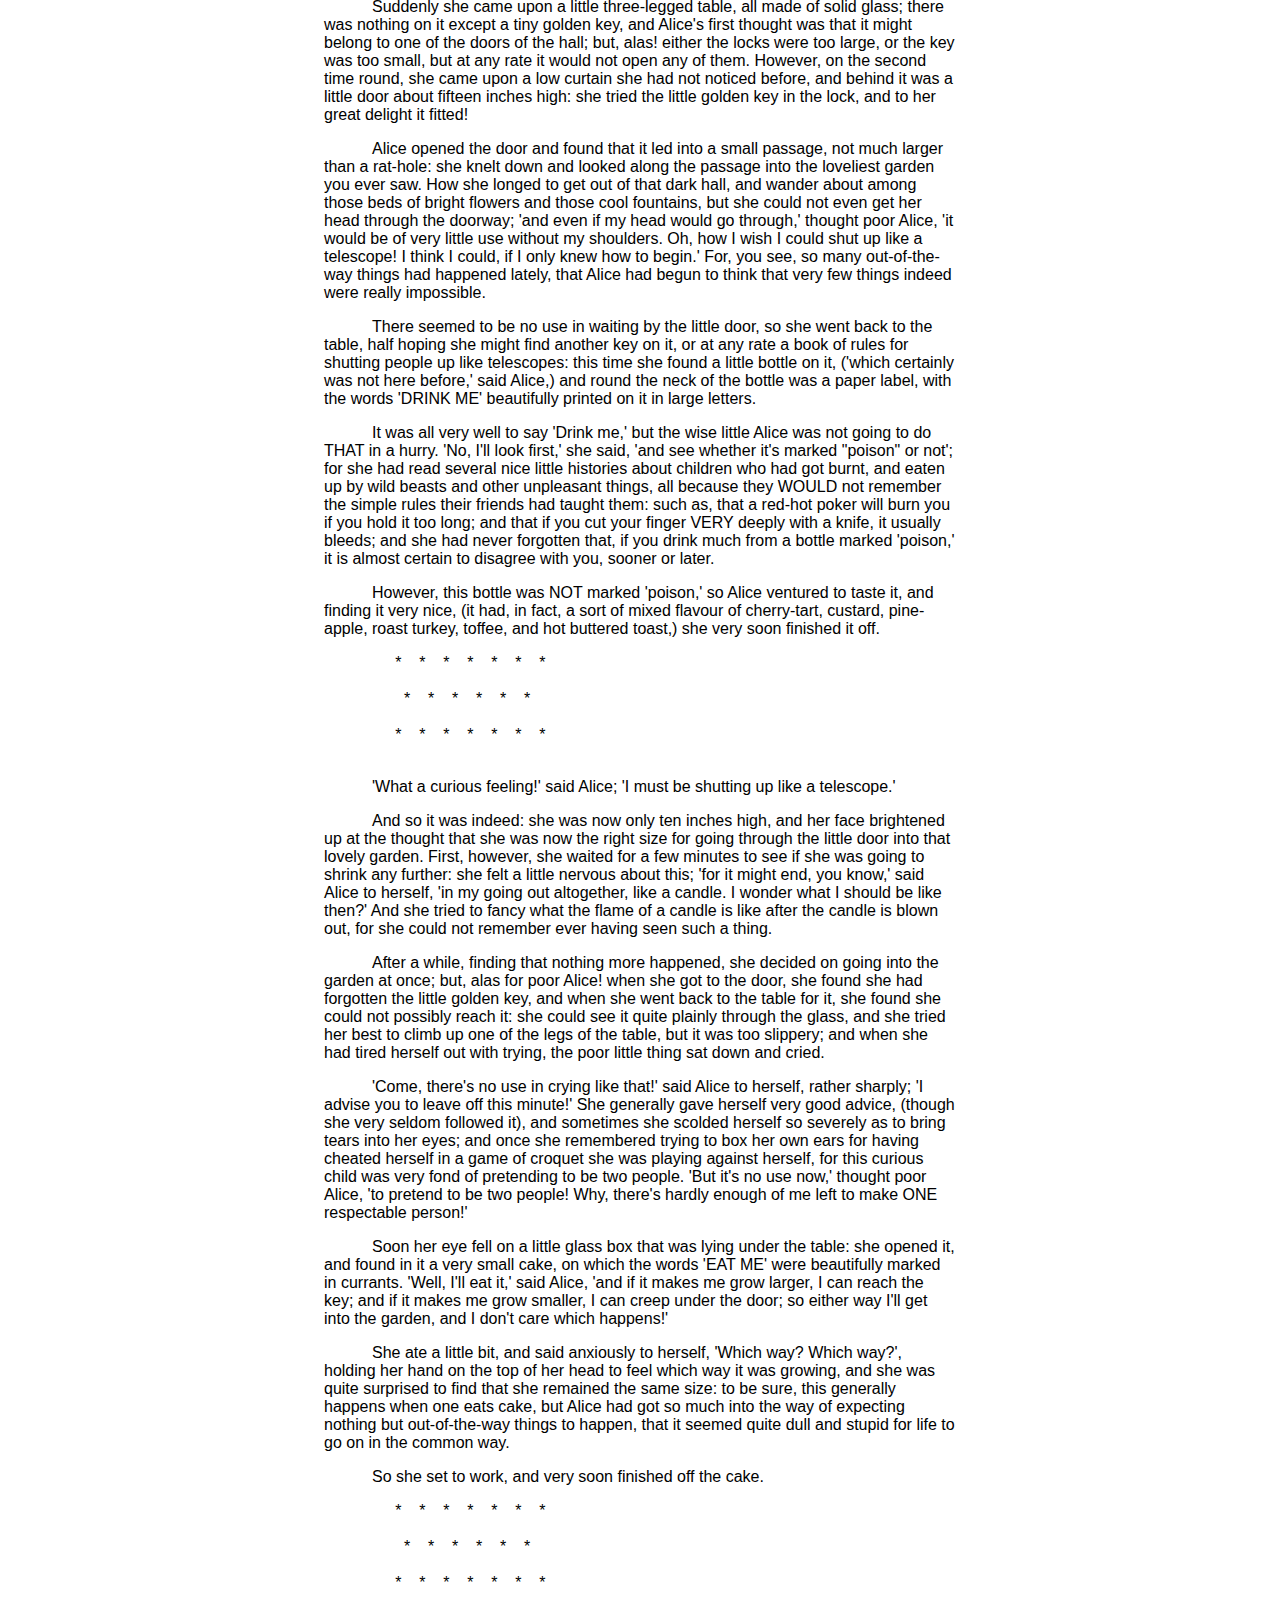
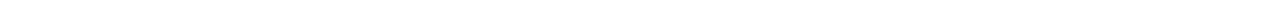
<file: markupChapter/chapter1.html>
<!DOCTYPE html>
<html>
    <head>
        <title>Alice Chapter 1</title>
        <link rel="stylesheet" href="chapter.css">
    </head>
    <body class="chapter">
        <div>
            <h1>CHAPTER I. Down the Rabbit-Hole</h1>
            <p>
                Alice was beginning to get very tired of sitting by her sister on the
                bank, and of having nothing to do: once or twice she had peeped into the
                book her sister was reading, but it had no pictures or conversations in
                it, 'and what is the use of a book,' thought Alice 'without pictures or
                conversations?'
            </p>
            <p>
                So she was considering in her own mind (as well as she could, for the
                hot day made her feel very sleepy and stupid), whether the pleasure
                of making a daisy-chain would be worth the trouble of getting up and
                picking the daisies, when suddenly a White Rabbit with pink eyes ran
                close by her.
            </p>
            <p>
                There was nothing so VERY remarkable in that; nor did Alice think it so
                VERY much out of the way to hear the Rabbit say to itself, 'Oh dear!
                Oh dear! I shall be late!' (when she thought it over afterwards, it
                occurred to her that she ought to have wondered at this, but at the time
                it all seemed quite natural); but when the Rabbit actually TOOK A WATCH
                OUT OF ITS WAISTCOAT-POCKET, and looked at it, and then hurried on,
                Alice started to her feet, for it flashed across her mind that she had
                never before seen a rabbit with either a waistcoat-pocket, or a watch
                to take out of it, and burning with curiosity, she ran across the field
                after it, and fortunately was just in time to see it pop down a large
                rabbit-hole under the hedge.
            </p>
            <p>
                In another moment down went Alice after it, never once considering how
                in the world she was to get out again.
            </p>
            <p>
                The rabbit-hole went straight on like a tunnel for some way, and then
                dipped suddenly down, so suddenly that Alice had not a moment to think
                about stopping herself before she found herself falling down a very deep
                well.
            </p>
            <p>
                Either the well was very deep, or she fell very slowly, for she had
                plenty of time as she went down to look about her and to wonder what was
                going to happen next. First, she tried to look down and make out what
                she was coming to, but it was too dark to see anything; then she
                looked at the sides of the well, and noticed that they were filled with
                cupboards and book-shelves; here and there she saw maps and pictures
                hung upon pegs. She took down a jar from one of the shelves as
                she passed; it was labelled 'ORANGE MARMALADE', but to her great
                disappointment it was empty: she did not like to drop the jar for fear
                of killing somebody, so managed to put it into one of the cupboards as
                she fell past it.
            </p>
            <p>
                'Well!' thought Alice to herself, 'after such a fall as this, I shall
                think nothing of tumbling down stairs! How brave they'll all think me at
                home! Why, I wouldn't say anything about it, even if I fell off the top
                of the house!' (Which was very likely true.)
            </p>
            <p>
                Down, down, down. Would the fall NEVER come to an end! 'I wonder how
                many miles I've fallen by this time?' she said aloud. 'I must be getting
                somewhere near the centre of the earth. Let me see: that would be four
                thousand miles down, I think--' (for, you see, Alice had learnt several
                things of this sort in her lessons in the schoolroom, and though this
                was not a VERY good opportunity for showing off her knowledge, as there
                was no one to listen to her, still it was good practice to say it over)
                '--yes, that's about the right distance--but then I wonder what Latitude
                or Longitude I've got to?' (Alice had no idea what Latitude was, or
                Longitude either, but thought they were nice grand words to say.)
            </p>
            <p>
                Presently she began again. 'I wonder if I shall fall right THROUGH the
                earth! How funny it'll seem to come out among the people that walk with
                their heads downward! The Antipathies, I think--' (she was rather glad
                there WAS no one listening, this time, as it didn't sound at all the
                right word) '--but I shall have to ask them what the name of the country
                is, you know. Please, Ma'am, is this New Zealand or Australia?' (and
                she tried to curtsey as she spoke--fancy CURTSEYING as you're falling
                through the air! Do you think you could manage it?) 'And what an
                ignorant little girl she'll think me for asking! No, it'll never do to
                ask: perhaps I shall see it written up somewhere.'
            </p>
            <p>
                Down, down, down. There was nothing else to do, so Alice soon began
                talking again. 'Dinah'll miss me very much to-night, I should think!'
                (Dinah was the cat.) 'I hope they'll remember her saucer of milk at
                tea-time. Dinah my dear! I wish you were down here with me! There are no
                mice in the air, I'm afraid, but you might catch a bat, and that's very
                like a mouse, you know. But do cats eat bats, I wonder?' And here Alice
                began to get rather sleepy, and went on saying to herself, in a dreamy
                sort of way, 'Do cats eat bats? Do cats eat bats?' and sometimes, 'Do
                bats eat cats?' for, you see, as she couldn't answer either question,
                it didn't much matter which way she put it. She felt that she was dozing
                off, and had just begun to dream that she was walking hand in hand with
                Dinah, and saying to her very earnestly, 'Now, Dinah, tell me the truth:
                did you ever eat a bat?' when suddenly, thump! thump! down she came upon
                a heap of sticks and dry leaves, and the fall was over.
            </p>
            <p>
                Alice was not a bit hurt, and she jumped up on to her feet in a moment:
                she looked up, but it was all dark overhead; before her was another
                long passage, and the White Rabbit was still in sight, hurrying down it.
                There was not a moment to be lost: away went Alice like the wind, and
                was just in time to hear it say, as it turned a corner, 'Oh my ears
                and whiskers, how late it's getting!' She was close behind it when she
                turned the corner, but the Rabbit was no longer to be seen: she found
                herself in a long, low hall, which was lit up by a row of lamps hanging
                from the roof.
            </p>
            <p>
                There were doors all round the hall, but they were all locked; and when
                Alice had been all the way down one side and up the other, trying every
                door, she walked sadly down the middle, wondering how she was ever to
                get out again.
            </p>
            <p>
                Suddenly she came upon a little three-legged table, all made of solid
                glass; there was nothing on it except a tiny golden key, and Alice's
                first thought was that it might belong to one of the doors of the hall;
                but, alas! either the locks were too large, or the key was too small,
                but at any rate it would not open any of them. However, on the second
                time round, she came upon a low curtain she had not noticed before, and
                behind it was a little door about fifteen inches high: she tried the
                little golden key in the lock, and to her great delight it fitted!
            </p>
            <p>
                Alice opened the door and found that it led into a small passage, not
                much larger than a rat-hole: she knelt down and looked along the passage
                into the loveliest garden you ever saw. How she longed to get out of
                that dark hall, and wander about among those beds of bright flowers and
                those cool fountains, but she could not even get her head through the
                doorway; 'and even if my head would go through,' thought poor Alice, 'it
                would be of very little use without my shoulders. Oh, how I wish I could
                shut up like a telescope! I think I could, if I only knew how to begin.'
                For, you see, so many out-of-the-way things had happened lately,
                that Alice had begun to think that very few things indeed were really
                impossible.
            </p>
            <p>
                There seemed to be no use in waiting by the little door, so she went
                back to the table, half hoping she might find another key on it, or at
                any rate a book of rules for shutting people up like telescopes: this
                time she found a little bottle on it, ('which certainly was not here
                before,' said Alice,) and round the neck of the bottle was a paper
                label, with the words 'DRINK ME' beautifully printed on it in large
                letters.
            </p>
            <p>
                It was all very well to say 'Drink me,' but the wise little Alice was
                not going to do THAT in a hurry. 'No, I'll look first,' she said, 'and
                see whether it's marked "poison" or not'; for she had read several nice
                little histories about children who had got burnt, and eaten up by wild
                beasts and other unpleasant things, all because they WOULD not remember
                the simple rules their friends had taught them: such as, that a red-hot
                poker will burn you if you hold it too long; and that if you cut your
                finger VERY deeply with a knife, it usually bleeds; and she had never
                forgotten that, if you drink much from a bottle marked 'poison,' it is
                almost certain to disagree with you, sooner or later.
            </p>
            <p>
                However, this bottle was NOT marked 'poison,' so Alice ventured to taste
                it, and finding it very nice, (it had, in fact, a sort of mixed flavour
                of cherry-tart, custard, pine-apple, roast turkey, toffee, and hot
                buttered toast,) she very soon finished it off.
            </p>
            <pre>
                *    *    *    *    *    *    *

                  *    *    *    *    *    *

                *    *    *    *    *    *    *
            </pre>
            <p>
                'What a curious feeling!' said Alice; 'I must be shutting up like a
                telescope.'
            </p>
            <p>
                And so it was indeed: she was now only ten inches high, and her face
                brightened up at the thought that she was now the right size for going
                through the little door into that lovely garden. First, however, she
                waited for a few minutes to see if she was going to shrink any further:
                she felt a little nervous about this; 'for it might end, you know,' said
                Alice to herself, 'in my going out altogether, like a candle. I wonder
                what I should be like then?' And she tried to fancy what the flame of a
                candle is like after the candle is blown out, for she could not remember
                ever having seen such a thing.
            </p>
            <p>
                After a while, finding that nothing more happened, she decided on going
                into the garden at once; but, alas for poor Alice! when she got to the
                door, she found she had forgotten the little golden key, and when she
                went back to the table for it, she found she could not possibly reach
                it: she could see it quite plainly through the glass, and she tried her
                best to climb up one of the legs of the table, but it was too slippery;
                and when she had tired herself out with trying, the poor little thing
                sat down and cried.
            </p>
            <p>
                'Come, there's no use in crying like that!' said Alice to herself,
                rather sharply; 'I advise you to leave off this minute!' She generally
                gave herself very good advice, (though she very seldom followed it),
                and sometimes she scolded herself so severely as to bring tears into
                her eyes; and once she remembered trying to box her own ears for having
                cheated herself in a game of croquet she was playing against herself,
                for this curious child was very fond of pretending to be two people.
                'But it's no use now,' thought poor Alice, 'to pretend to be two people!
                Why, there's hardly enough of me left to make ONE respectable person!'
            </p>
            <p>
                Soon her eye fell on a little glass box that was lying under the table:
            she opened it, and found in it a very small cake, on which the words
            'EAT ME' were beautifully marked in currants. 'Well, I'll eat it,' said
            Alice, 'and if it makes me grow larger, I can reach the key; and if it
            makes me grow smaller, I can creep under the door; so either way I'll
            get into the garden, and I don't care which happens!'
            </p>
            <p>
                She ate a little bit, and said anxiously to herself, 'Which way? Which
                way?', holding her hand on the top of her head to feel which way it was
                growing, and she was quite surprised to find that she remained the same
                size: to be sure, this generally happens when one eats cake, but Alice
                had got so much into the way of expecting nothing but out-of-the-way
                things to happen, that it seemed quite dull and stupid for life to go on
                in the common way.
            </p>
            <p>So she set to work, and very soon finished off the cake.</p>
            <pre>
                *    *    *    *    *    *    *

                  *    *    *    *    *    *

                *    *    *    *    *    *    *
            </pre>
        </div>
    </body>
</html>
</file>
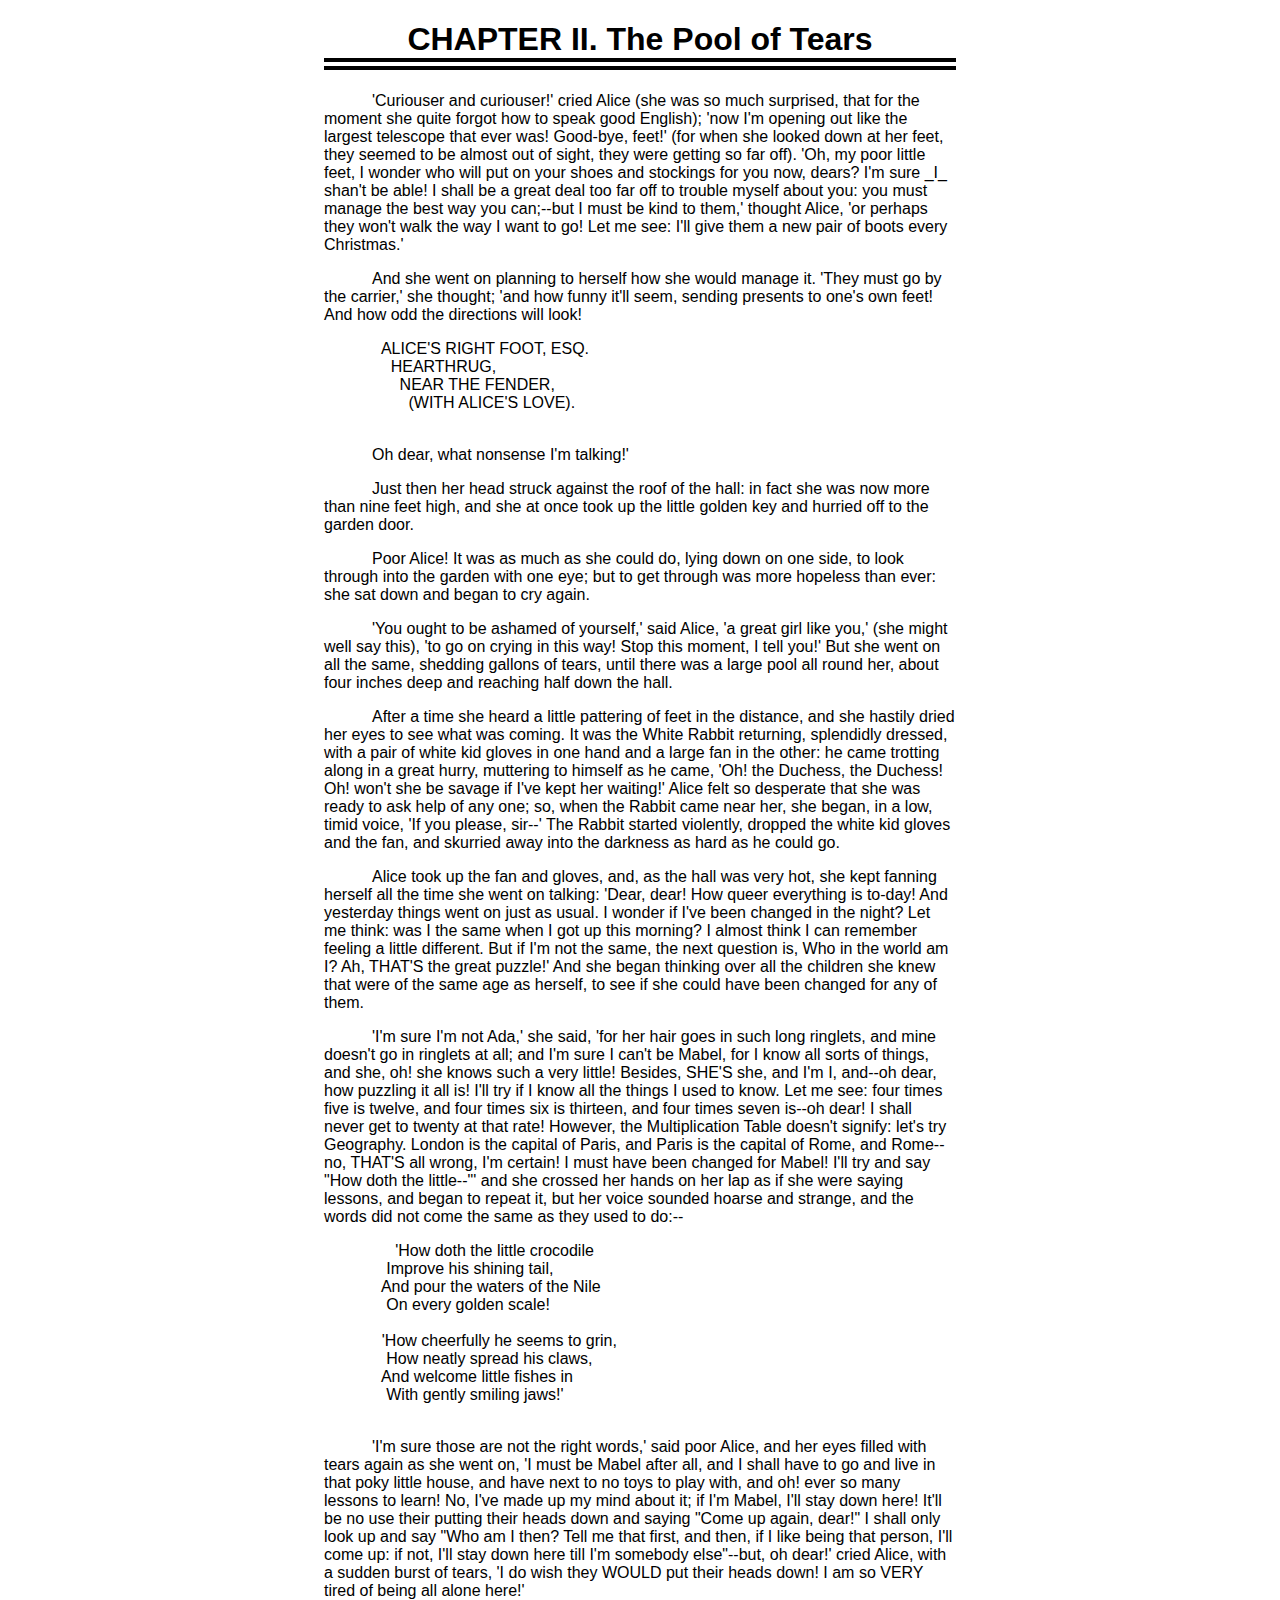
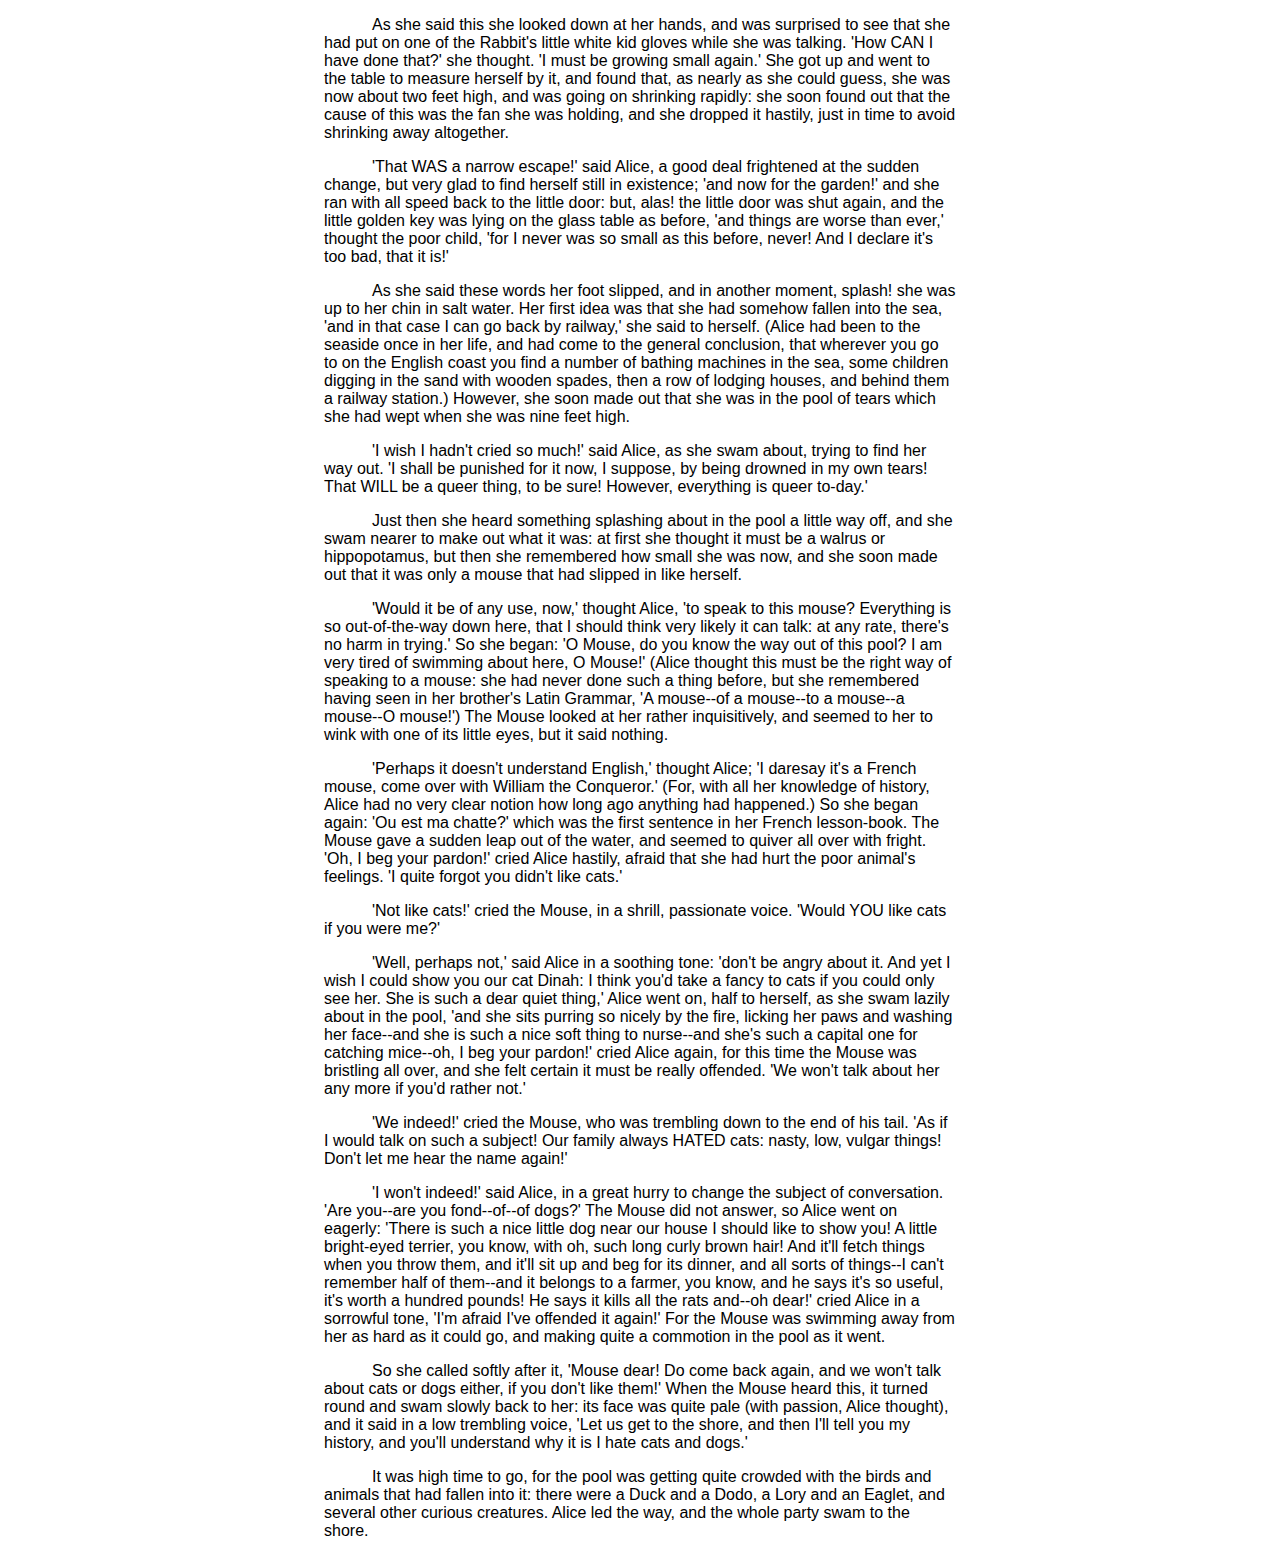
<file: markupChapter/chapter2.html>
<!DOCTYPE html>
<html>
    <head>
        <title>Alice Chapter 2</title>
        <link rel="stylesheet" href="chapter.css">
    </head>
    <body class="chapter">
        <div>
            <h1>CHAPTER II. The Pool of Tears</h1>
            <p>
                'Curiouser and curiouser!' cried Alice (she was so much surprised, that
                for the moment she quite forgot how to speak good English); 'now I'm
                opening out like the largest telescope that ever was! Good-bye, feet!'
                (for when she looked down at her feet, they seemed to be almost out of
                sight, they were getting so far off). 'Oh, my poor little feet, I wonder
                who will put on your shoes and stockings for you now, dears? I'm sure
                _I_ shan't be able! I shall be a great deal too far off to trouble
                myself about you: you must manage the best way you can;--but I must be
                kind to them,' thought Alice, 'or perhaps they won't walk the way I want
                to go! Let me see: I'll give them a new pair of boots every Christmas.'
            </p>
            <p>
                And she went on planning to herself how she would manage it. 'They must
                go by the carrier,' she thought; 'and how funny it'll seem, sending
                presents to one's own feet! And how odd the directions will look!
            </p>
            <pre>
             ALICE'S RIGHT FOOT, ESQ.
               HEARTHRUG,
                 NEAR THE FENDER,
                   (WITH ALICE'S LOVE).
            </pre>
            <p>Oh dear, what nonsense I'm talking!'</p>
            <p>
                Just then her head struck against the roof of the hall: in fact she was
                now more than nine feet high, and she at once took up the little golden
                key and hurried off to the garden door.
            </p>
            <p>
                Poor Alice! It was as much as she could do, lying down on one side, to
                look through into the garden with one eye; but to get through was more
                hopeless than ever: she sat down and began to cry again.
            </p>
            <p>
                'You ought to be ashamed of yourself,' said Alice, 'a great girl like
                you,' (she might well say this), 'to go on crying in this way! Stop this
                moment, I tell you!' But she went on all the same, shedding gallons of
                tears, until there was a large pool all round her, about four inches
                deep and reaching half down the hall.
            </p>
            <p>
                After a time she heard a little pattering of feet in the distance, and
                she hastily dried her eyes to see what was coming. It was the White
                Rabbit returning, splendidly dressed, with a pair of white kid gloves in
                one hand and a large fan in the other: he came trotting along in a great
                hurry, muttering to himself as he came, 'Oh! the Duchess, the Duchess!
                Oh! won't she be savage if I've kept her waiting!' Alice felt so
                desperate that she was ready to ask help of any one; so, when the Rabbit
                came near her, she began, in a low, timid voice, 'If you please, sir--'
                The Rabbit started violently, dropped the white kid gloves and the fan,
                and skurried away into the darkness as hard as he could go.
            </p>
            <p>
                Alice took up the fan and gloves, and, as the hall was very hot, she
                kept fanning herself all the time she went on talking: 'Dear, dear! How
                queer everything is to-day! And yesterday things went on just as usual.
                I wonder if I've been changed in the night? Let me think: was I the
                same when I got up this morning? I almost think I can remember feeling a
                little different. But if I'm not the same, the next question is, Who
                in the world am I? Ah, THAT'S the great puzzle!' And she began thinking
                over all the children she knew that were of the same age as herself, to
                see if she could have been changed for any of them.
            </p>
            <p>
                'I'm sure I'm not Ada,' she said, 'for her hair goes in such long
                ringlets, and mine doesn't go in ringlets at all; and I'm sure I can't
                be Mabel, for I know all sorts of things, and she, oh! she knows such a
                very little! Besides, SHE'S she, and I'm I, and--oh dear, how puzzling
                it all is! I'll try if I know all the things I used to know. Let me
                see: four times five is twelve, and four times six is thirteen, and
                four times seven is--oh dear! I shall never get to twenty at that rate!
                However, the Multiplication Table doesn't signify: let's try Geography.
                London is the capital of Paris, and Paris is the capital of Rome, and
                Rome--no, THAT'S all wrong, I'm certain! I must have been changed for
                Mabel! I'll try and say "How doth the little--"' and she crossed her
                hands on her lap as if she were saying lessons, and began to repeat it,
                but her voice sounded hoarse and strange, and the words did not come the
                same as they used to do:--
            </p>
            <pre>
                'How doth the little crocodile
              Improve his shining tail,
             And pour the waters of the Nile
              On every golden scale!

             'How cheerfully he seems to grin,
              How neatly spread his claws,
             And welcome little fishes in
              With gently smiling jaws!'
            </pre>
            <p>
               'I'm sure those are not the right words,' said poor Alice, and her eyes
                filled with tears again as she went on, 'I must be Mabel after all, and
                I shall have to go and live in that poky little house, and have next to
                no toys to play with, and oh! ever so many lessons to learn! No, I've
                made up my mind about it; if I'm Mabel, I'll stay down here! It'll be no
                use their putting their heads down and saying "Come up again, dear!" I
                shall only look up and say "Who am I then? Tell me that first, and then,
                if I like being that person, I'll come up: if not, I'll stay down here
                till I'm somebody else"--but, oh dear!' cried Alice, with a sudden burst
                of tears, 'I do wish they WOULD put their heads down! I am so VERY tired
                of being all alone here!'
            </p>
            <p>
                As she said this she looked down at her hands, and was surprised to see
                that she had put on one of the Rabbit's little white kid gloves while
                she was talking. 'How CAN I have done that?' she thought. 'I must
                be growing small again.' She got up and went to the table to measure
                herself by it, and found that, as nearly as she could guess, she was now
                about two feet high, and was going on shrinking rapidly: she soon found
                out that the cause of this was the fan she was holding, and she dropped
                it hastily, just in time to avoid shrinking away altogether.
            </p>
            <p>
                'That WAS a narrow escape!' said Alice, a good deal frightened at the
                sudden change, but very glad to find herself still in existence; 'and
                now for the garden!' and she ran with all speed back to the little door:
                but, alas! the little door was shut again, and the little golden key was
                lying on the glass table as before, 'and things are worse than ever,'
                thought the poor child, 'for I never was so small as this before, never!
                And I declare it's too bad, that it is!'
            </p>
            <p>
                As she said these words her foot slipped, and in another moment, splash!
                she was up to her chin in salt water. Her first idea was that she
                had somehow fallen into the sea, 'and in that case I can go back by
                railway,' she said to herself. (Alice had been to the seaside once in
                her life, and had come to the general conclusion, that wherever you go
                to on the English coast you find a number of bathing machines in the
                sea, some children digging in the sand with wooden spades, then a row
                of lodging houses, and behind them a railway station.) However, she soon
                made out that she was in the pool of tears which she had wept when she
                was nine feet high.
            </p>
            <p>
                'I wish I hadn't cried so much!' said Alice, as she swam about, trying
                to find her way out. 'I shall be punished for it now, I suppose, by
                being drowned in my own tears! That WILL be a queer thing, to be sure!
                However, everything is queer to-day.'
            </p>
            <p>
                Just then she heard something splashing about in the pool a little way
                off, and she swam nearer to make out what it was: at first she thought
                it must be a walrus or hippopotamus, but then she remembered how small
                she was now, and she soon made out that it was only a mouse that had
                slipped in like herself.
            </p>
            <p>
                'Would it be of any use, now,' thought Alice, 'to speak to this mouse?
                Everything is so out-of-the-way down here, that I should think very
                likely it can talk: at any rate, there's no harm in trying.' So she
                began: 'O Mouse, do you know the way out of this pool? I am very tired
                of swimming about here, O Mouse!' (Alice thought this must be the right
                way of speaking to a mouse: she had never done such a thing before, but
                she remembered having seen in her brother's Latin Grammar, 'A mouse--of
                a mouse--to a mouse--a mouse--O mouse!') The Mouse looked at her rather
                inquisitively, and seemed to her to wink with one of its little eyes,
                but it said nothing.
            </p>
            <p>
                'Perhaps it doesn't understand English,' thought Alice; 'I daresay it's
                a French mouse, come over with William the Conqueror.' (For, with all
                her knowledge of history, Alice had no very clear notion how long ago
                anything had happened.) So she began again: 'Ou est ma chatte?' which
                was the first sentence in her French lesson-book. The Mouse gave a
                sudden leap out of the water, and seemed to quiver all over with fright.
                'Oh, I beg your pardon!' cried Alice hastily, afraid that she had hurt
                the poor animal's feelings. 'I quite forgot you didn't like cats.'
            </p>
            <p>
                'Not like cats!' cried the Mouse, in a shrill, passionate voice. 'Would
                YOU like cats if you were me?'
            </p>

            <p>
                'Well, perhaps not,' said Alice in a soothing tone: 'don't be angry
                about it. And yet I wish I could show you our cat Dinah: I think you'd
                take a fancy to cats if you could only see her. She is such a dear quiet
                thing,' Alice went on, half to herself, as she swam lazily about in the
                pool, 'and she sits purring so nicely by the fire, licking her paws and
                washing her face--and she is such a nice soft thing to nurse--and she's
                such a capital one for catching mice--oh, I beg your pardon!' cried
                Alice again, for this time the Mouse was bristling all over, and she
                felt certain it must be really offended. 'We won't talk about her any
                more if you'd rather not.'
            </p>
            <p>
                'We indeed!' cried the Mouse, who was trembling down to the end of his
                tail. 'As if I would talk on such a subject! Our family always HATED
                cats: nasty, low, vulgar things! Don't let me hear the name again!'
            </p>
            <p>
                'I won't indeed!' said Alice, in a great hurry to change the subject of
                conversation. 'Are you--are you fond--of--of dogs?' The Mouse did not
                answer, so Alice went on eagerly: 'There is such a nice little dog near
                our house I should like to show you! A little bright-eyed terrier, you
                know, with oh, such long curly brown hair! And it'll fetch things when
                you throw them, and it'll sit up and beg for its dinner, and all sorts
                of things--I can't remember half of them--and it belongs to a farmer,
                you know, and he says it's so useful, it's worth a hundred pounds! He
                says it kills all the rats and--oh dear!' cried Alice in a sorrowful
                tone, 'I'm afraid I've offended it again!' For the Mouse was swimming
                away from her as hard as it could go, and making quite a commotion in
                the pool as it went.
            </p>
            <p>
                So she called softly after it, 'Mouse dear! Do come back again, and we
                won't talk about cats or dogs either, if you don't like them!' When the
                Mouse heard this, it turned round and swam slowly back to her: its
                face was quite pale (with passion, Alice thought), and it said in a low
                trembling voice, 'Let us get to the shore, and then I'll tell you my
                history, and you'll understand why it is I hate cats and dogs.'
            </p>
            <p>
                It was high time to go, for the pool was getting quite crowded with the
                birds and animals that had fallen into it: there were a Duck and a Dodo,
                a Lory and an Eaglet, and several other curious creatures. Alice led the
                way, and the whole party swam to the shore.
            </p>
        </div>
    </body>
</html>
</file>
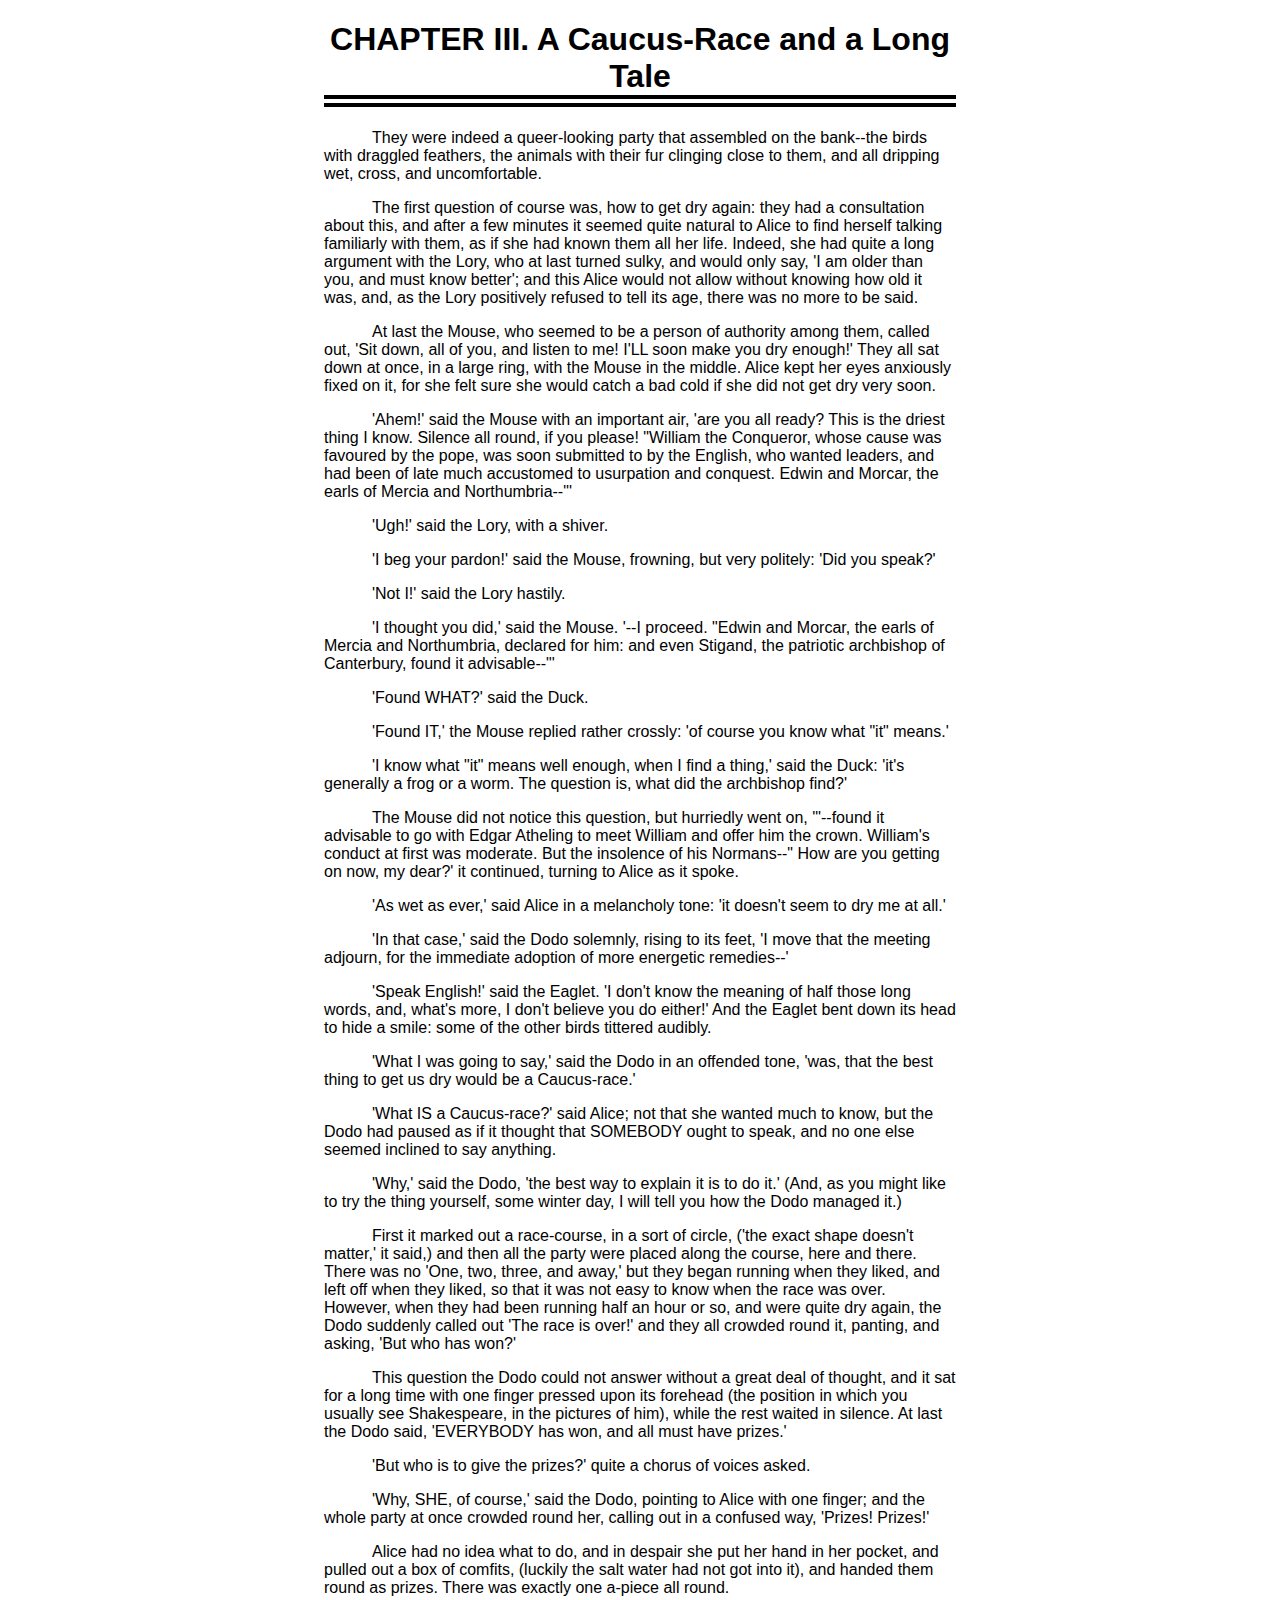
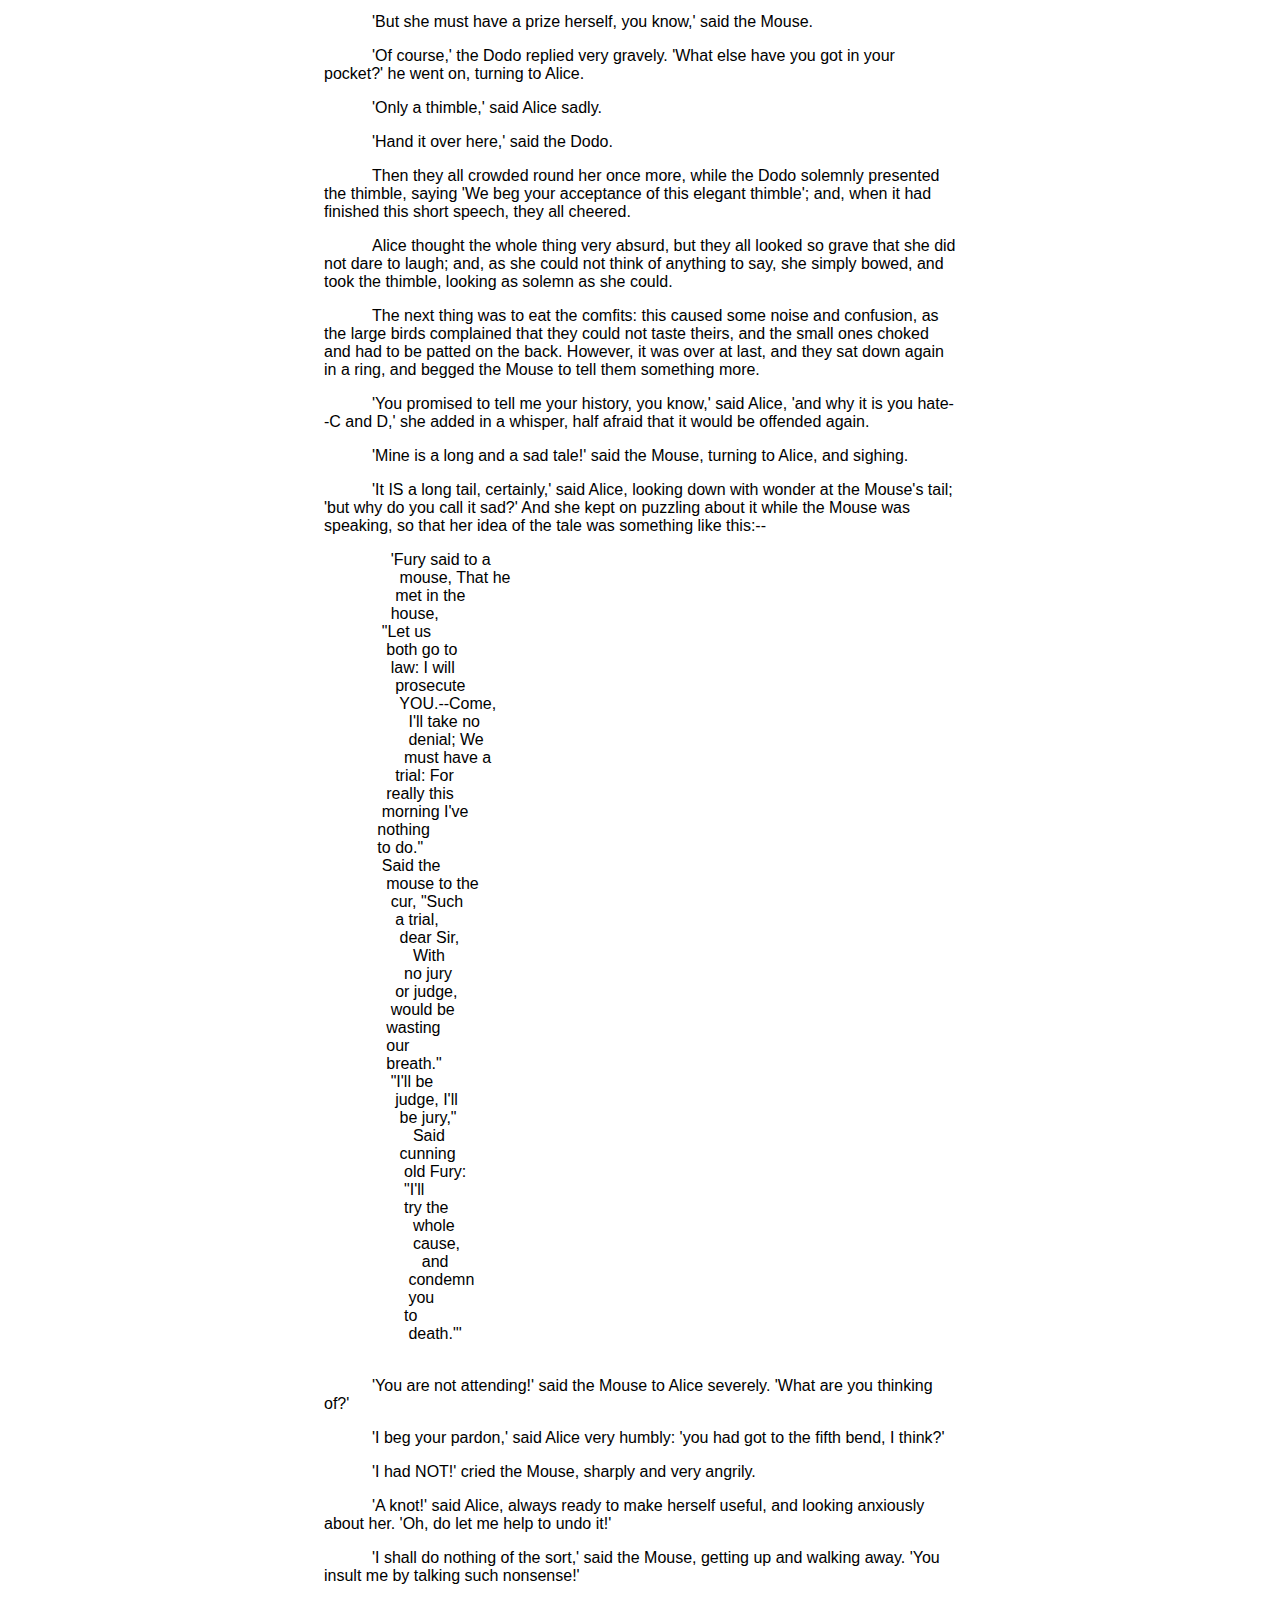
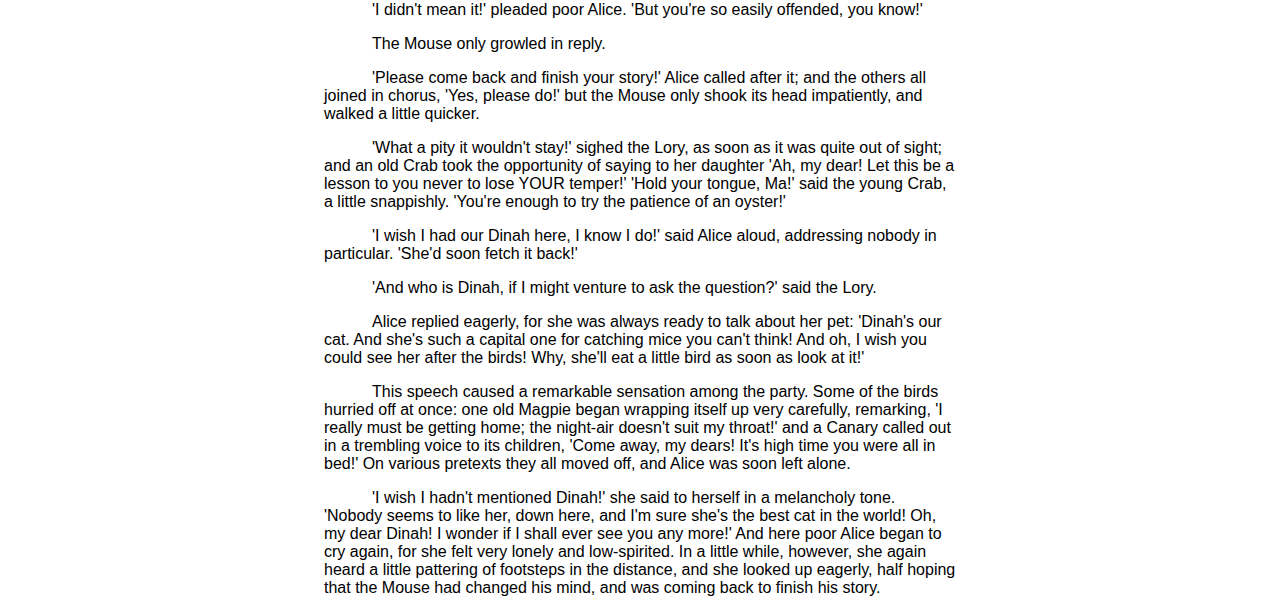
<file: markupChapter/chapter3.html>
<!DOCTYPE html>
<html>
    <head>
        <title>Alice Chapter 3</title>
        <link rel="stylesheet" href="chapter.css">
    </head>
    <body class="chapter">
        <div>
            <h1>CHAPTER III. A Caucus-Race and a Long Tale</h1>
            <p>
                They were indeed a queer-looking party that assembled on the bank--the
                birds with draggled feathers, the animals with their fur clinging close
                to them, and all dripping wet, cross, and uncomfortable.
            </p>
            <p>
                The first question of course was, how to get dry again: they had a
                consultation about this, and after a few minutes it seemed quite natural
                to Alice to find herself talking familiarly with them, as if she had
                known them all her life. Indeed, she had quite a long argument with the
                Lory, who at last turned sulky, and would only say, 'I am older than
                you, and must know better'; and this Alice would not allow without
                knowing how old it was, and, as the Lory positively refused to tell its
                age, there was no more to be said.
            </p>
            <p>
                At last the Mouse, who seemed to be a person of authority among them,
                called out, 'Sit down, all of you, and listen to me! I'LL soon make you
                dry enough!' They all sat down at once, in a large ring, with the Mouse
                in the middle. Alice kept her eyes anxiously fixed on it, for she felt
                sure she would catch a bad cold if she did not get dry very soon.
            </p>
            <p>
                'Ahem!' said the Mouse with an important air, 'are you all ready? This
                is the driest thing I know. Silence all round, if you please! "William
                the Conqueror, whose cause was favoured by the pope, was soon submitted
                to by the English, who wanted leaders, and had been of late much
                accustomed to usurpation and conquest. Edwin and Morcar, the earls of
                Mercia and Northumbria--"'
            </p>
            <p>'Ugh!' said the Lory, with a shiver.</p>
            <p>
                'I beg your pardon!' said the Mouse, frowning, but very politely: 'Did
                you speak?'
            </p>
            <p>'Not I!' said the Lory hastily.</p>
            <p>
                'I thought you did,' said the Mouse. '--I proceed. "Edwin and Morcar,
                the earls of Mercia and Northumbria, declared for him: and even Stigand,
                the patriotic archbishop of Canterbury, found it advisable--"'
            </p>
            <p>'Found WHAT?' said the Duck.</p>

            <p>
                'Found IT,' the Mouse replied rather crossly: 'of course you know what
                "it" means.'
            </p>
            <p>
                'I know what "it" means well enough, when I find a thing,' said the
                Duck: 'it's generally a frog or a worm. The question is, what did the
                archbishop find?'
            </p>
            <p>
                The Mouse did not notice this question, but hurriedly went on, '"--found
                it advisable to go with Edgar Atheling to meet William and offer him the
                crown. William's conduct at first was moderate. But the insolence of his
                Normans--" How are you getting on now, my dear?' it continued, turning
                to Alice as it spoke.
            </p>
            <p>
                'As wet as ever,' said Alice in a melancholy tone: 'it doesn't seem to
                dry me at all.'
            </p>
            <p>
                'In that case,' said the Dodo solemnly, rising to its feet, 'I move
                that the meeting adjourn, for the immediate adoption of more energetic
                remedies--'
            </p>
            <p>
                'Speak English!' said the Eaglet. 'I don't know the meaning of half
                those long words, and, what's more, I don't believe you do either!' And
                the Eaglet bent down its head to hide a smile: some of the other birds
                tittered audibly.
            </p>
            <p>
                'What I was going to say,' said the Dodo in an offended tone, 'was, that
                the best thing to get us dry would be a Caucus-race.'
            </p>
            <p>
                'What IS a Caucus-race?' said Alice; not that she wanted much to know,
                but the Dodo had paused as if it thought that SOMEBODY ought to speak,
                and no one else seemed inclined to say anything.
            </p>
            <p>
                'Why,' said the Dodo, 'the best way to explain it is to do it.' (And, as
                you might like to try the thing yourself, some winter day, I will tell
                you how the Dodo managed it.)
            </p>
            <p>
                First it marked out a race-course, in a sort of circle, ('the exact
                shape doesn't matter,' it said,) and then all the party were placed
                along the course, here and there. There was no 'One, two, three, and
                away,' but they began running when they liked, and left off when they
                liked, so that it was not easy to know when the race was over. However,
                when they had been running half an hour or so, and were quite dry again,
                the Dodo suddenly called out 'The race is over!' and they all crowded
                round it, panting, and asking, 'But who has won?'
            </p>
            <p>
                This question the Dodo could not answer without a great deal of thought,
                and it sat for a long time with one finger pressed upon its forehead
                (the position in which you usually see Shakespeare, in the pictures
                of him), while the rest waited in silence. At last the Dodo said,
                'EVERYBODY has won, and all must have prizes.'
            </p>
            <p>'But who is to give the prizes?' quite a chorus of voices asked.</p>
            <p>
                'Why, SHE, of course,' said the Dodo, pointing to Alice with one finger;
                and the whole party at once crowded round her, calling out in a confused
                way, 'Prizes! Prizes!'
            </p>
            <p>
                Alice had no idea what to do, and in despair she put her hand in her
                pocket, and pulled out a box of comfits, (luckily the salt water had
                not got into it), and handed them round as prizes. There was exactly one
                a-piece all round.
            </p>
            <p>'But she must have a prize herself, you know,' said the Mouse.</p>
            <p>
                'Of course,' the Dodo replied very gravely. 'What else have you got in
                your pocket?' he went on, turning to Alice.
            </p>
            <p>'Only a thimble,' said Alice sadly.</p>
            <p>'Hand it over here,' said the Dodo.</p>
            <p>
                Then they all crowded round her once more, while the Dodo solemnly
                presented the thimble, saying 'We beg your acceptance of this elegant
                thimble'; and, when it had finished this short speech, they all cheered.
            </p>
            <p>
                Alice thought the whole thing very absurd, but they all looked so grave
                that she did not dare to laugh; and, as she could not think of anything
                to say, she simply bowed, and took the thimble, looking as solemn as she
                could.
            </p>
            <p>
                The next thing was to eat the comfits: this caused some noise and
                confusion, as the large birds complained that they could not taste
                theirs, and the small ones choked and had to be patted on the back.
                However, it was over at last, and they sat down again in a ring, and
                begged the Mouse to tell them something more.
            </p>
            <p>
                'You promised to tell me your history, you know,' said Alice, 'and why
                it is you hate--C and D,' she added in a whisper, half afraid that it
                would be offended again.
            </p>
            <p>
                'Mine is a long and a sad tale!' said the Mouse, turning to Alice, and
                sighing.
            </p>
            <p>
                'It IS a long tail, certainly,' said Alice, looking down with wonder at
                the Mouse's tail; 'but why do you call it sad?' And she kept on puzzling
                about it while the Mouse was speaking, so that her idea of the tale was
                something like this:--
            </p>
            <pre>
               'Fury said to a
                 mouse, That he
                met in the
               house,
             "Let us
              both go to
               law: I will
                prosecute
                 YOU.--Come,
                   I'll take no
                   denial; We
                  must have a
                trial: For
              really this
             morning I've
            nothing
            to do."
             Said the
              mouse to the
               cur, "Such
                a trial,
                 dear Sir,
                    With
                  no jury
                or judge,
               would be
              wasting
              our
              breath."
               "I'll be
                judge, I'll
                 be jury,"
                    Said
                 cunning
                  old Fury:
                  "I'll
                  try the
                    whole
                    cause,
                      and
                   condemn
                   you
                  to
                   death."'
            </pre>
            <p>
                'You are not attending!' said the Mouse to Alice severely. 'What are you
                thinking of?'
            </p>
            <p>
                'I beg your pardon,' said Alice very humbly: 'you had got to the fifth
                bend, I think?'
            </p>
            <p>'I had NOT!' cried the Mouse, sharply and very angrily.</p>
            <p>
                'A knot!' said Alice, always ready to make herself useful, and looking
                anxiously about her. 'Oh, do let me help to undo it!'
            </p>
            <p>
                'I shall do nothing of the sort,' said the Mouse, getting up and walking
                away. 'You insult me by talking such nonsense!'
            </p>
            <p>
                'I didn't mean it!' pleaded poor Alice. 'But you're so easily offended,
                you know!'
            </p>
            <p>The Mouse only growled in reply.</p>
            <p>
                'Please come back and finish your story!' Alice called after it; and the
                others all joined in chorus, 'Yes, please do!' but the Mouse only shook
                its head impatiently, and walked a little quicker.
            </p>
            <p>
                'What a pity it wouldn't stay!' sighed the Lory, as soon as it was quite
                out of sight; and an old Crab took the opportunity of saying to her
                daughter 'Ah, my dear! Let this be a lesson to you never to lose
                YOUR temper!' 'Hold your tongue, Ma!' said the young Crab, a little
                snappishly. 'You're enough to try the patience of an oyster!'
            </p>
            <p>
                'I wish I had our Dinah here, I know I do!' said Alice aloud, addressing
                nobody in particular. 'She'd soon fetch it back!'
            </p>
            <p>
                'And who is Dinah, if I might venture to ask the question?' said the
                Lory.
            </p>
            <p>
                Alice replied eagerly, for she was always ready to talk about her pet:
                'Dinah's our cat. And she's such a capital one for catching mice you
                can't think! And oh, I wish you could see her after the birds! Why,
                she'll eat a little bird as soon as look at it!'
            </p>
            <p>
                This speech caused a remarkable sensation among the party. Some of the
                birds hurried off at once: one old Magpie began wrapping itself up very
                carefully, remarking, 'I really must be getting home; the night-air
                doesn't suit my throat!' and a Canary called out in a trembling voice to
                its children, 'Come away, my dears! It's high time you were all in bed!'
                On various pretexts they all moved off, and Alice was soon left alone.
            </p>
            <p>
                'I wish I hadn't mentioned Dinah!' she said to herself in a melancholy
                tone. 'Nobody seems to like her, down here, and I'm sure she's the best
                cat in the world! Oh, my dear Dinah! I wonder if I shall ever see you
                any more!' And here poor Alice began to cry again, for she felt very
                lonely and low-spirited. In a little while, however, she again heard
                a little pattering of footsteps in the distance, and she looked up
                eagerly, half hoping that the Mouse had changed his mind, and was coming
                back to finish his story.
            </p>
        </div>
    </body>
</html>
</file>
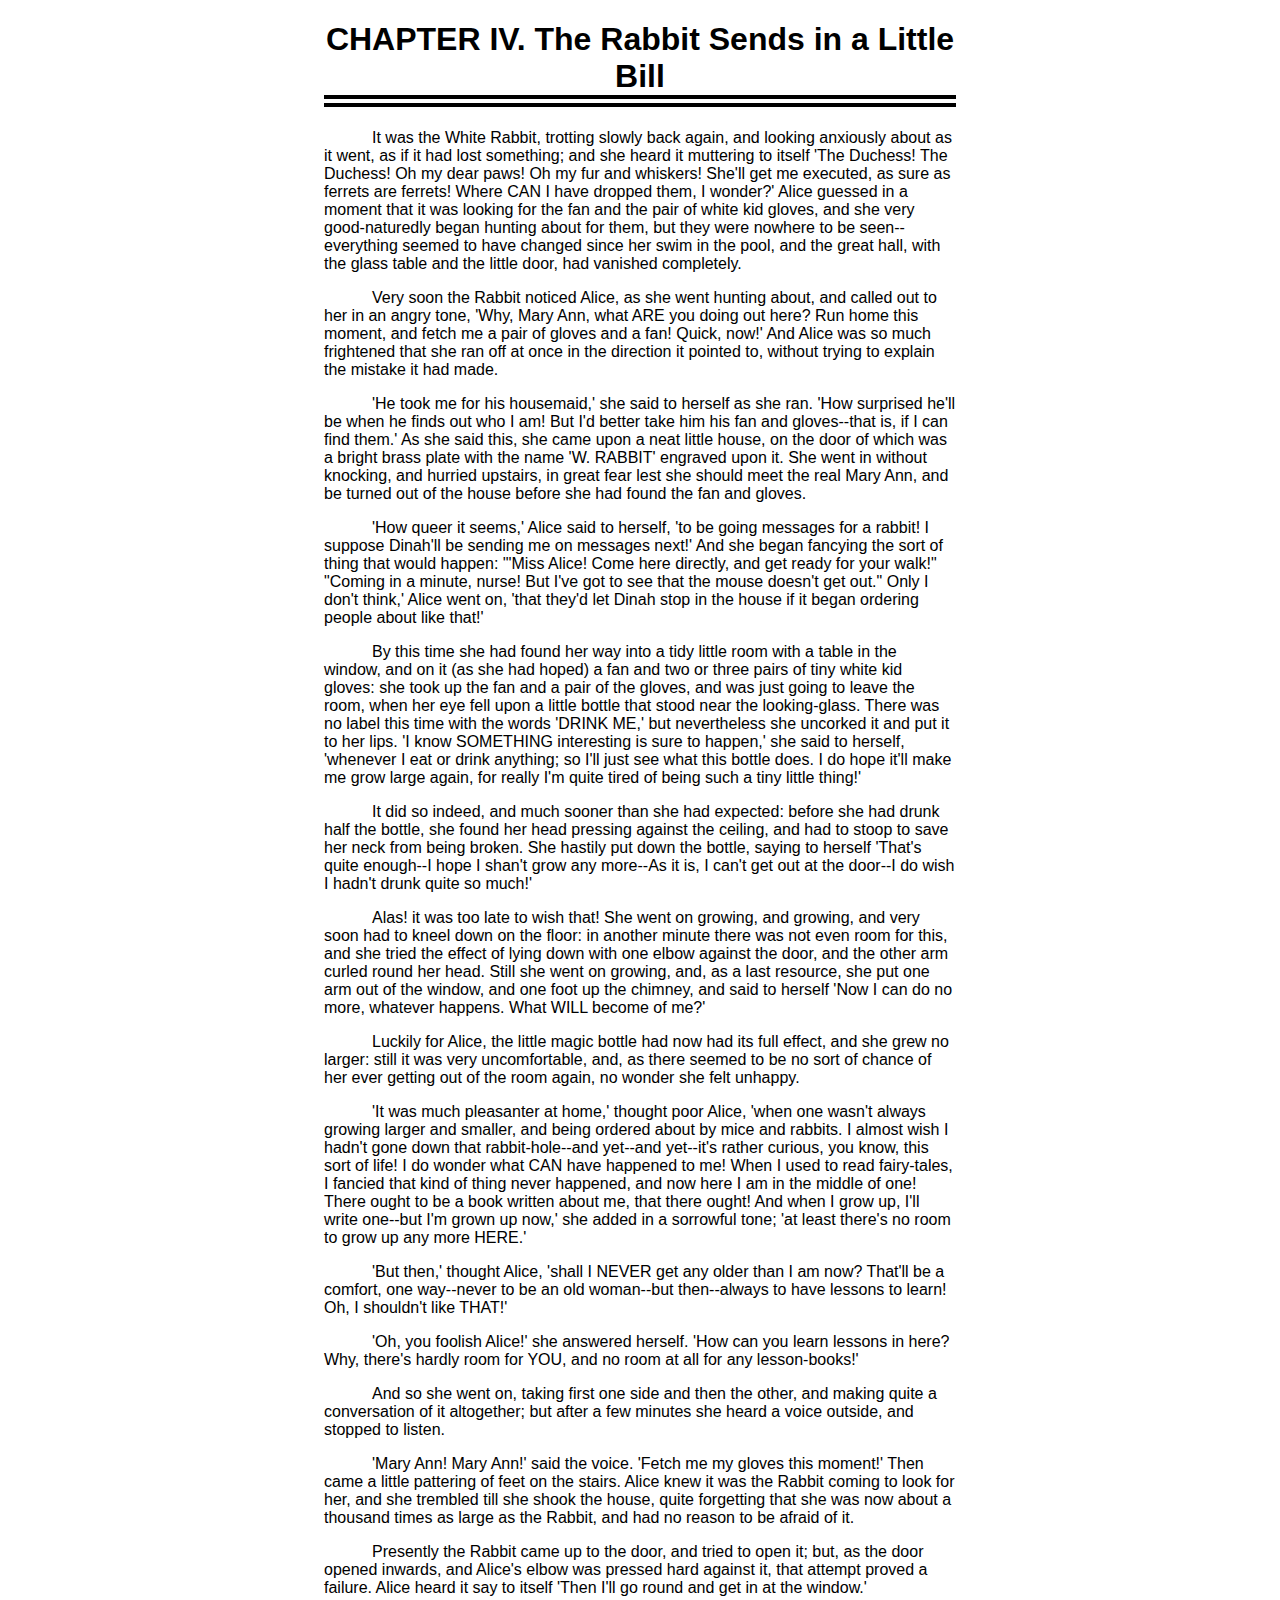
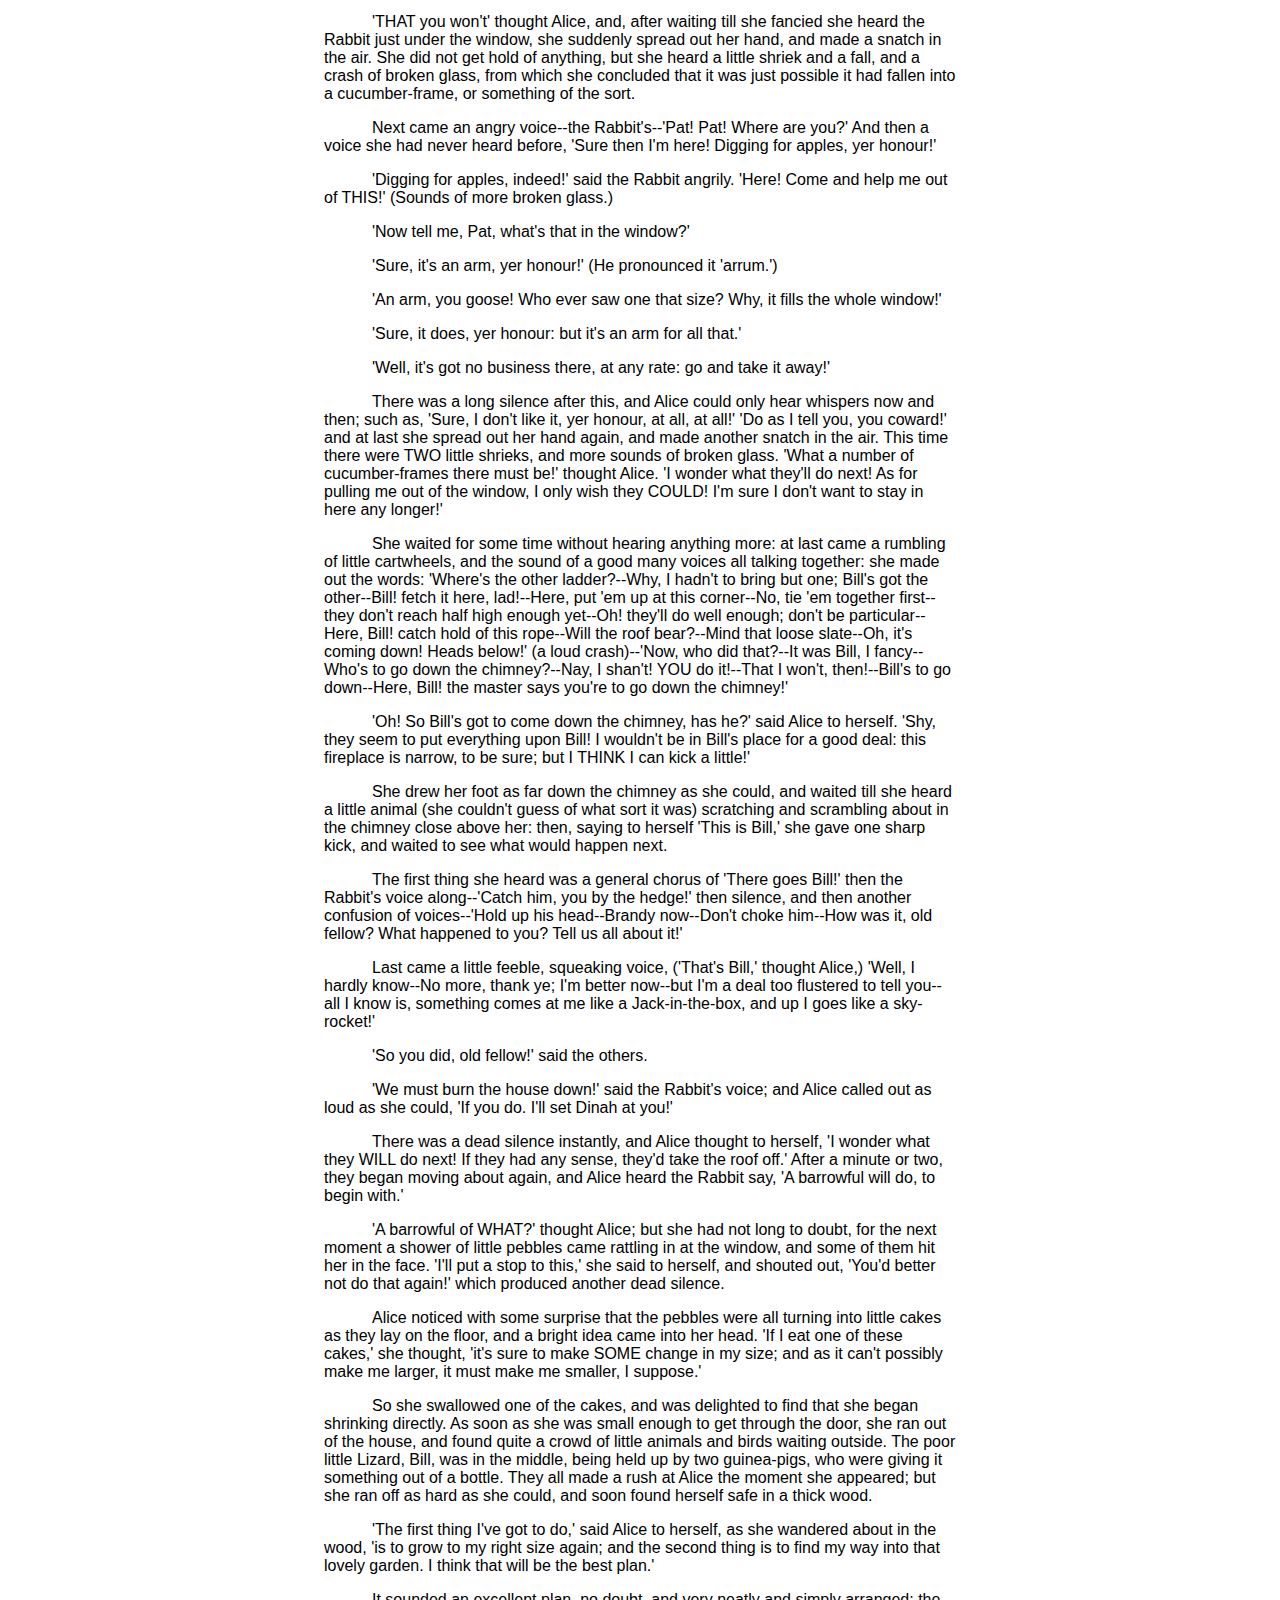
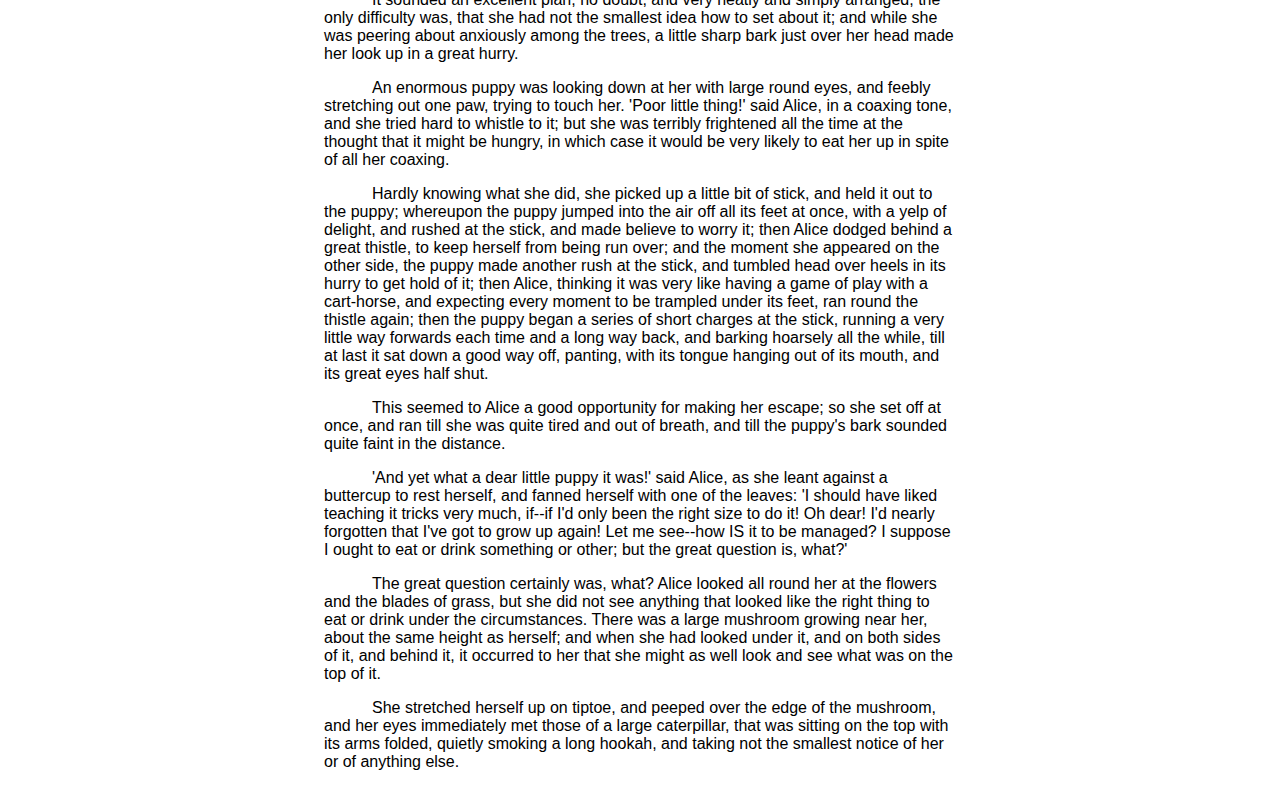
<file: markupChapter/chapter4.html>
<!DOCTYPE html>
<html>
    <head>
        <title>Alice Chapter 4</title>
        <link rel="stylesheet" href="chapter.css">
    </head>
    <body class="chapter">
        <div>
            <h1>CHAPTER IV. The Rabbit Sends in a Little Bill</h1>
            <p>
                It was the White Rabbit, trotting slowly back again, and looking
                anxiously about as it went, as if it had lost something; and she heard
                it muttering to itself 'The Duchess! The Duchess! Oh my dear paws! Oh
                my fur and whiskers! She'll get me executed, as sure as ferrets are
                ferrets! Where CAN I have dropped them, I wonder?' Alice guessed in a
                moment that it was looking for the fan and the pair of white kid gloves,
                and she very good-naturedly began hunting about for them, but they were
                nowhere to be seen--everything seemed to have changed since her swim in
                the pool, and the great hall, with the glass table and the little door,
                had vanished completely.
            </p>
            <p>
                Very soon the Rabbit noticed Alice, as she went hunting about, and
                called out to her in an angry tone, 'Why, Mary Ann, what ARE you doing
                out here? Run home this moment, and fetch me a pair of gloves and a fan!
                Quick, now!' And Alice was so much frightened that she ran off at once
                in the direction it pointed to, without trying to explain the mistake it
                had made.
            </p>

            <p>
                'He took me for his housemaid,' she said to herself as she ran. 'How
                surprised he'll be when he finds out who I am! But I'd better take him
                his fan and gloves--that is, if I can find them.' As she said this, she
                came upon a neat little house, on the door of which was a bright brass
                plate with the name 'W. RABBIT' engraved upon it. She went in without
                knocking, and hurried upstairs, in great fear lest she should meet the
                real Mary Ann, and be turned out of the house before she had found the
                fan and gloves.
            </p>
            <p>
                'How queer it seems,' Alice said to herself, 'to be going messages for
                a rabbit! I suppose Dinah'll be sending me on messages next!' And she
                began fancying the sort of thing that would happen: '"Miss Alice! Come
                here directly, and get ready for your walk!" "Coming in a minute,
                nurse! But I've got to see that the mouse doesn't get out." Only I don't
                think,' Alice went on, 'that they'd let Dinah stop in the house if it
                began ordering people about like that!'
            </p>
            <p>
                By this time she had found her way into a tidy little room with a table
                in the window, and on it (as she had hoped) a fan and two or three pairs
                of tiny white kid gloves: she took up the fan and a pair of the gloves,
                and was just going to leave the room, when her eye fell upon a little
                bottle that stood near the looking-glass. There was no label this time
                with the words 'DRINK ME,' but nevertheless she uncorked it and put it
                to her lips. 'I know SOMETHING interesting is sure to happen,' she said
                to herself, 'whenever I eat or drink anything; so I'll just see what
                this bottle does. I do hope it'll make me grow large again, for really
                I'm quite tired of being such a tiny little thing!'
            </p>
            <p>
                It did so indeed, and much sooner than she had expected: before she had
                drunk half the bottle, she found her head pressing against the ceiling,
                and had to stoop to save her neck from being broken. She hastily put
                down the bottle, saying to herself 'That's quite enough--I hope I shan't
                grow any more--As it is, I can't get out at the door--I do wish I hadn't
                drunk quite so much!'
            </p>
            <p>
                Alas! it was too late to wish that! She went on growing, and growing,
                and very soon had to kneel down on the floor: in another minute there
                was not even room for this, and she tried the effect of lying down with
                one elbow against the door, and the other arm curled round her head.
                Still she went on growing, and, as a last resource, she put one arm out
                of the window, and one foot up the chimney, and said to herself 'Now I
                can do no more, whatever happens. What WILL become of me?'
            </p>
            <p>
                Luckily for Alice, the little magic bottle had now had its full effect,
                and she grew no larger: still it was very uncomfortable, and, as there
                seemed to be no sort of chance of her ever getting out of the room
                again, no wonder she felt unhappy.
            </p>
            <p>
                'It was much pleasanter at home,' thought poor Alice, 'when one wasn't
                always growing larger and smaller, and being ordered about by mice and
                rabbits. I almost wish I hadn't gone down that rabbit-hole--and yet--and
                yet--it's rather curious, you know, this sort of life! I do wonder what
                CAN have happened to me! When I used to read fairy-tales, I fancied that
                kind of thing never happened, and now here I am in the middle of one!
                There ought to be a book written about me, that there ought! And when I
                grow up, I'll write one--but I'm grown up now,' she added in a sorrowful
                tone; 'at least there's no room to grow up any more HERE.'
            </p>
            <p>
                'But then,' thought Alice, 'shall I NEVER get any older than I am
                now? That'll be a comfort, one way--never to be an old woman--but
                then--always to have lessons to learn! Oh, I shouldn't like THAT!'
            </p>
            <p>
                'Oh, you foolish Alice!' she answered herself. 'How can you learn
                lessons in here? Why, there's hardly room for YOU, and no room at all
                for any lesson-books!'
            </p>
            <p>
                And so she went on, taking first one side and then the other, and making
                quite a conversation of it altogether; but after a few minutes she heard
                a voice outside, and stopped to listen.
            </p>
            <p>
                'Mary Ann! Mary Ann!' said the voice. 'Fetch me my gloves this moment!'
                Then came a little pattering of feet on the stairs. Alice knew it was
                the Rabbit coming to look for her, and she trembled till she shook the
                house, quite forgetting that she was now about a thousand times as large
                as the Rabbit, and had no reason to be afraid of it.
            </p>
            <p>
                Presently the Rabbit came up to the door, and tried to open it; but, as
                the door opened inwards, and Alice's elbow was pressed hard against it,
                that attempt proved a failure. Alice heard it say to itself 'Then I'll
                go round and get in at the window.'
            </p>
            <p>
                'THAT you won't' thought Alice, and, after waiting till she fancied
                she heard the Rabbit just under the window, she suddenly spread out her
                hand, and made a snatch in the air. She did not get hold of anything,
                but she heard a little shriek and a fall, and a crash of broken glass,
                from which she concluded that it was just possible it had fallen into a
                cucumber-frame, or something of the sort.
            </p>
            <p>
                Next came an angry voice--the Rabbit's--'Pat! Pat! Where are you?' And
                then a voice she had never heard before, 'Sure then I'm here! Digging
                for apples, yer honour!'
            </p>
            <p>
                'Digging for apples, indeed!' said the Rabbit angrily. 'Here! Come and
                help me out of THIS!' (Sounds of more broken glass.)
            </p>
            <p>'Now tell me, Pat, what's that in the window?'</p>
            <p>'Sure, it's an arm, yer honour!' (He pronounced it 'arrum.')</p>
            <p>
                'An arm, you goose! Who ever saw one that size? Why, it fills the whole
                window!'
            </p>
            <p>'Sure, it does, yer honour: but it's an arm for all that.'</p>
            <p>'Well, it's got no business there, at any rate: go and take it away!'</p>
            <p>
                There was a long silence after this, and Alice could only hear whispers
                now and then; such as, 'Sure, I don't like it, yer honour, at all, at
                all!' 'Do as I tell you, you coward!' and at last she spread out her
                hand again, and made another snatch in the air. This time there were
                TWO little shrieks, and more sounds of broken glass. 'What a number of
                cucumber-frames there must be!' thought Alice. 'I wonder what they'll do
                next! As for pulling me out of the window, I only wish they COULD! I'm
                sure I don't want to stay in here any longer!'
            </p>
            <p>
                She waited for some time without hearing anything more: at last came a
                rumbling of little cartwheels, and the sound of a good many voices
                all talking together: she made out the words: 'Where's the other
                ladder?--Why, I hadn't to bring but one; Bill's got the other--Bill!
                fetch it here, lad!--Here, put 'em up at this corner--No, tie 'em
                together first--they don't reach half high enough yet--Oh! they'll
                do well enough; don't be particular--Here, Bill! catch hold of this
                rope--Will the roof bear?--Mind that loose slate--Oh, it's coming
                down! Heads below!' (a loud crash)--'Now, who did that?--It was Bill, I
                fancy--Who's to go down the chimney?--Nay, I shan't! YOU do it!--That I
                won't, then!--Bill's to go down--Here, Bill! the master says you're to
                go down the chimney!'
            </p>
            <p>
                'Oh! So Bill's got to come down the chimney, has he?' said Alice to
                herself. 'Shy, they seem to put everything upon Bill! I wouldn't be in
                Bill's place for a good deal: this fireplace is narrow, to be sure; but
                I THINK I can kick a little!'
            </p>
            <p>
                She drew her foot as far down the chimney as she could, and waited
                till she heard a little animal (she couldn't guess of what sort it was)
                scratching and scrambling about in the chimney close above her: then,
                saying to herself 'This is Bill,' she gave one sharp kick, and waited to
                see what would happen next.
            </p>
            <p>
                The first thing she heard was a general chorus of 'There goes Bill!'
                then the Rabbit's voice along--'Catch him, you by the hedge!' then
                silence, and then another confusion of voices--'Hold up his head--Brandy
                now--Don't choke him--How was it, old fellow? What happened to you? Tell
                us all about it!'
            </p>
            <p>
                Last came a little feeble, squeaking voice, ('That's Bill,' thought
                Alice,) 'Well, I hardly know--No more, thank ye; I'm better now--but I'm
                a deal too flustered to tell you--all I know is, something comes at me
                like a Jack-in-the-box, and up I goes like a sky-rocket!'
            </p>
            <p>'So you did, old fellow!' said the others.</p>
            <p>
                'We must burn the house down!' said the Rabbit's voice; and Alice called
                out as loud as she could, 'If you do. I'll set Dinah at you!'
            </p>
            <p>
                There was a dead silence instantly, and Alice thought to herself, 'I
                wonder what they WILL do next! If they had any sense, they'd take the
                roof off.' After a minute or two, they began moving about again, and
                Alice heard the Rabbit say, 'A barrowful will do, to begin with.'
            </p>
            <p>
                'A barrowful of WHAT?' thought Alice; but she had not long to doubt,
                for the next moment a shower of little pebbles came rattling in at the
                window, and some of them hit her in the face. 'I'll put a stop to this,'
                she said to herself, and shouted out, 'You'd better not do that again!'
                which produced another dead silence.
            </p>
            <p>
                Alice noticed with some surprise that the pebbles were all turning into
                little cakes as they lay on the floor, and a bright idea came into her
                head. 'If I eat one of these cakes,' she thought, 'it's sure to make
                SOME change in my size; and as it can't possibly make me larger, it must
                make me smaller, I suppose.'
            </p>
            <p>
                So she swallowed one of the cakes, and was delighted to find that she
                began shrinking directly. As soon as she was small enough to get through
                the door, she ran out of the house, and found quite a crowd of little
                animals and birds waiting outside. The poor little Lizard, Bill, was
                in the middle, being held up by two guinea-pigs, who were giving it
                something out of a bottle. They all made a rush at Alice the moment she
                appeared; but she ran off as hard as she could, and soon found herself
                safe in a thick wood.
            </p>
            <p>
                'The first thing I've got to do,' said Alice to herself, as she wandered
                about in the wood, 'is to grow to my right size again; and the second
                thing is to find my way into that lovely garden. I think that will be
                the best plan.'
            </p>
            <p>
                It sounded an excellent plan, no doubt, and very neatly and simply
                arranged; the only difficulty was, that she had not the smallest idea
                how to set about it; and while she was peering about anxiously among
                the trees, a little sharp bark just over her head made her look up in a
                great hurry.
            </p>
            <p>
                An enormous puppy was looking down at her with large round eyes, and
                feebly stretching out one paw, trying to touch her. 'Poor little thing!'
                said Alice, in a coaxing tone, and she tried hard to whistle to it; but
                she was terribly frightened all the time at the thought that it might be
                hungry, in which case it would be very likely to eat her up in spite of
                all her coaxing.
            </p>
            <p>
                Hardly knowing what she did, she picked up a little bit of stick, and
                held it out to the puppy; whereupon the puppy jumped into the air off
                all its feet at once, with a yelp of delight, and rushed at the stick,
                and made believe to worry it; then Alice dodged behind a great thistle,
                to keep herself from being run over; and the moment she appeared on the
                other side, the puppy made another rush at the stick, and tumbled head
                over heels in its hurry to get hold of it; then Alice, thinking it was
                very like having a game of play with a cart-horse, and expecting every
                moment to be trampled under its feet, ran round the thistle again; then
                the puppy began a series of short charges at the stick, running a very
                little way forwards each time and a long way back, and barking hoarsely
                all the while, till at last it sat down a good way off, panting, with
                its tongue hanging out of its mouth, and its great eyes half shut.
            </p>
            <p>
                This seemed to Alice a good opportunity for making her escape; so she
                set off at once, and ran till she was quite tired and out of breath, and
                till the puppy's bark sounded quite faint in the distance.
            </p>
            <p>
                'And yet what a dear little puppy it was!' said Alice, as she leant
                against a buttercup to rest herself, and fanned herself with one of the
                leaves: 'I should have liked teaching it tricks very much, if--if I'd
                only been the right size to do it! Oh dear! I'd nearly forgotten that
                I've got to grow up again! Let me see--how IS it to be managed? I
                suppose I ought to eat or drink something or other; but the great
                question is, what?'
            </p>
            <p>
                The great question certainly was, what? Alice looked all round her at
                the flowers and the blades of grass, but she did not see anything that
                looked like the right thing to eat or drink under the circumstances.
                There was a large mushroom growing near her, about the same height as
                herself; and when she had looked under it, and on both sides of it, and
                behind it, it occurred to her that she might as well look and see what
                was on the top of it.
            </p>
            <p>
                She stretched herself up on tiptoe, and peeped over the edge of the
                mushroom, and her eyes immediately met those of a large caterpillar,
                that was sitting on the top with its arms folded, quietly smoking a long
                hookah, and taking not the smallest notice of her or of anything else.
            </p>
        </div>
    </body>
</html>
</file>
<file: comicPage/index.css>
span {
    display: inline-block;
}

.rows {
    position: relative;
    margin: auto;
    width: 910px;
}

.bubbles {
    position: absolute;
    font-family: Sans-serif;
    text-transform: uppercase;
}

#bubble1 {
    top: 12px;
    left: 21px;
    font-size: 14px;
}

#bubble2 {
    top: 15px;
    left: 159px;
    width: 287px;
    font-size: 13px;
}

#bubble3 {
    top: 88px;
    left: 260px;
    width: 221px;
    font-size: 15px;
    line-height: 1;
}

#bubble4 {
    top: 15px;
    right: 250px;
    width: 177px;
    font-size: 15px;
}

#bubble5 {
    top: 15px;
    right: 42px;
    width: 177px;
    font-size: 13px;
}

#bubble6 {
    top: 135px;
    right: 22px;
    width: 167px;
    font-size: 14px;
}

#bubble7 {
    top: 274px;
    right: -15px;
    width: 99px;
    font-size: 14px;
}

#bubble8 {
    top: 479px;
    left: 20px;
    width: 177px;
    font-size: 14px;
}

#bubble9 {
    top: 480px;
    left: 260px;
    width: 177px;
    font-size: 15px;
}

#bubble10 {
    top: 712px;
    left: 232px;
    width: 262px;
    font-size: 14px;
}

#bubble11 {
    top: 484px;
    right: 20px;
    width: 195px;
    font-size: 14px;
}

#bubble12 {
    top: 782px;
    left: 14px;
    width: 192px;
    font-size: 13px;
}

#bubble13 {
    bottom: 28px;
    left: 10px;
    width: 181px;
    font-size: 14px;
}

#bubble14 {
    bottom: 28px;
    left: 218px;
    width: 117px;
    font-size: 14px;
}

#bubble15 {
    bottom: 521px;
    left: 374px;
    width: 211px;
    font-size: 14px;
}

#bubble16 {
    bottom: 518px;
    right: -5px;
    width: 180px;
    font-size: 14px;
}

#bubble17 {
    bottom: 132px;
    right: 384px;
    width: 137px;
    font-size: 14px;
}

#bubble18 {
    bottom: 60px;
    right: 388px;
    width: 134px;
    font-size: 14px;
}

#bubble19 {
    bottom: 35px;
    right: 67px;
    width: 134px;
    font-size: 16px;
}

.bump10 {
    margin-left: 10px;
}

.extreme-emphasis {
    font-style: italic;
    font-size: 20px;
    font-weight: bold;
}

.narration {
    font-style: italic;
}

.character-name {
    font-style: italic;
    font-weight: bold;
}
</file>
<file: fullPage/styles.css>
body {
    background-color: #e8e8ee;
}

#page {
    margin: auto;
    width: 1180px;
    background-color: white;
    font-family: cabin, sans-serif;
}

.header {
    background: url("img/header_background.jpg") no-repeat top center;
    height: 624px;
    position: relative;
    color: white;
}

.header .logo {
    left: 128px;
    top: 71px;
    position: absolute;
}

nav {
    position: absolute;
    right: 100px;
    top: 71px;
}

nav li {
    width: 100px;
    float: left;
    color: white;
    list-style-type: none;
}

.hamburger {
    border-top: 2px solid white;
    border-bottom: 2px solid white;
    width: 19px;
    height: 10px;
}

.hamburger div {
    border-top: 2px solid white;
    margin-top: 4px;
}

.headerText {
    width: 818px;
    position: absolute;
    left: 153px;
    bottom: 90px;
}

h1 {
    line-height: 150%;
}

#content {
    width: 925px;
    margin: auto;
}

.box {
    color: white;
    background-color: #25aa99;
    border-radius: 5px;
    position: relative;
}

.box p {
    padding: 12px;
    font-weight: bold;
}

.box p img {
    position: absolute;
    right: 18px;
    top: 17px;
}

.videos {
    position: relative;
    float: left;
    margin-top: 50px;
    width: 940px;
}

.videos h1 {
    font-size: 18px;
    margin: 5px 0;
}

.videos h5 {
    color: #25aa99;
    font-size: 15px;
    margin: 5px 0;
}

.videos p {
    margin: 5px 0;
    color: rgba(128, 128, 128, 0.53);
    font-size: 15px;
    font-weight: bolder;
}

.video {
    float: left;
    width: 25%;
}

.graph {
    margin: 375px auto;
}

footer {
    width: 1180px;
}

.topFooter {
    height: 120px;
    background-color: #25aa99;
    color: white;
    margin-top: 100px;
}

.topFooter p {
    float: left;
    font-size: 15px;
    font-weight: bold;
    margin-top: 53px;
    width: 33%;
    height: 51px;
    text-align: right;
}

.emailForm {
    float: left;
    margin-top: 35px;
}

.image {
    float: left;
    padding: 25px;
}

input[type=email] {
    background: url("img/subscription_email_icon.gif") white no-repeat 15px;
    height: 45px;
    width: 281px;
    border-radius: 6px;
}

input[type=submit] {
    color: white;
    font-size: 15px;
    font-weight: bolder;
    background-color: #dac26c;
    height: 51px;
    width: 175px;
    border-radius: 6px;
    margin-left: 15px;
}

input[placeholder] {
    font-size: 15px;
    font-weight: bolder;
    padding-left: 50px;
    margin-left: 15px;
}

.bottomFooter {
    position: relative;
    height: 300px;
    padding-top: 35px;
    background-color: rgba(237, 242, 241, 0.68);
    color: white;
}

.bottomFooter .logo {
    left: 110px;
    bottom: 185px;
    position: absolute;
}

.column {
    float: left;
    width: 33%;
}

.services h4 {
    color: black;
    font-weight: bolder;
    font-size: 17px;
    height: 10px;
    margin-top: 35px;
}

.services {
    float: right;
    margin-right: 35px;
    color: gray;
    font-weight: bolder;
    font-size: 17px;
}

.services ul {
    padding: 0;
    margin: 0;
}

.column li {
    color: rgba(128, 128, 128, 0.53);
    list-style-type: none;
    padding-bottom: 11px;
}

.column img {
    margin: 20px 0 0 40px;
}

.copyright {
    color: black;
    font-weight: bolder;
    font-size: 17px;
    margin-top: 30px;
}

address {
    color: rgba(128, 128, 128, 0.53);
    font-weight: bolder;
    font-size: 17px;
    font-style: normal;
}

address p {
    height: 5px;
}

button[name=button] {
    height: 35px;
    width: 100px;
    color: white;
    background-color: #65abcf;
    border-radius: 6px;
    margin-top: 45px;
}
</file>
<file: markupChapter/chapter.css>
div {
    width: 50%;
    margin: 0 auto;
}
p   {
    text-indent: 3em;
}
.chapter h1 {
    border-bottom: 12px double #000;
    text-align: center;
}
body {
    font-family: Arial, sans-serif;
}
pre {
    font-family: Arial, sans-serif;
}
h2 {
    font-family: Arial, sans-serif;
    border-bottom: 12px double #000;
    text-align: center;
}
.table-of-contents h1 {
    font-family: Arial, sans-serif;
    text-align: center;
}
</file>
<file: restaurantMenu/styles.css>
body {
    background-color: #fff;
    font-family: sans-serif;
    font-size: 13px;
    color: green;
}

.altColor {
    color: red;
}

#specials {
    border: 4px solid red;
    border-radius: 10px;
    max-width: 700px;
    box-sizing: border-box;
    padding: 0 5px;
}

.specialDishes thead td {
    color: red;
    padding: 5px;
    padding-right: 0;
    padding-left: 13px;
    font-size: 9px;
    vertical-align: bottom;
    padding-bottom: 0px;
}

.specialDishes table {
    border-spacing: 0;
}

.specialDishes thead td:nth-child(3) {
    font-size: 19px;
    width: 279px;
    padding: 0;
    text-transform: uppercase;
    font-weight: bold;
}

.specialDishes td:nth-child(4), .specialDishes td:nth-child(5), .specialDishes td:nth-child(6), .specialDishes td:nth-child(7){
    text-align: right;
}

.specialDishes span.priceConnector {
    width: 100%;
    height: 10px;
    position: absolute;
    border-bottom: 2px dotted green;
    left: 0;
    z-index: -1;
}

.specialDishes span.item {
    width: 100%;
}

.specialDishes span.itemName {
    position: absolute;
    background-color: white;
    padding-left: 0;
}

.lunchSpecials h1 {
    text-transform: uppercase;
    color: red;
}

.lunchSpecials h1, .menuCategory h2 {
    font-style: italic;
    font-family: sans-serif;
    text-align: center;
    margin-bottom: -1px;
}

.lunchSpecials p {
    color: red;
    text-align: center;
    font-size: 11px;
    margin-bottom: 5px;
    margin-top: 5px;
}

.menuCategory h2 {
    text-transform: uppercase;
    color: red;
}

.warning {
    font-variant: small-caps;
    color: red;
    font-weight: bold;
    font-size: 16px
}

.solution {
    font-style: italic;
}

.labels {
    color: red;
    text-align: center;
    font-size: 10px;
    font-weight: bold;
}

.spicy {
    color: red;
    font-weight: bold;
}

div.lunchSpecials {
    font-weight: bold;
}

.col {
    float: left;
    width: 350px;
}

div.hours {
    text-align: center;
    margin-top: 5px;
    font-size: 11px;
    font-weight: bold;
}

.disclaimer {
    text-align: center;
    margin-top: 10px;
}

div.disclaimer .warning {
    font-size: 17px;
    background: url(pepper.gif) 60px 6px no-repeat;
    background-color: white;
    display: block;
    font-stretch: semi-condensed;
}

div.disclaimer span.solution {
    font-size: 11px;
    display: block;
}

span.itemNumber, span.itemName, span.itemPrice {
    display: inline-block;
}

span.itemNumber {
    width: 40px;
    text-align: right;
}

div.spicy span.itemName {
    background: url(pepper.gif) 0px 3px no-repeat;
    background-color: white;
    padding-left: 21px;
}

span.item {
    position: relative;
    display: inline-block;
    width: 248px;
    height: 12px;
}

span.priceConnector {
    width: 275px;
    height: 10px;
    position: absolute;
    border-bottom: 2px dotted green;
    z-index: -1;
}

span.itemName {
    position: absolute;
    background-color: white;
    padding-left: 23px;
    padding-right: 3px;
}

.spicy span.priceConnector{
    border-bottom: 2px dotted red;
}

.small, .large {
    width: 25px;
    display: inline-block;
    text-align: right;
}

span.sides {
    width: 237px;
    display: inline-block;
    margin-left: 57px;
    margin-right: 0px;
}
span.itemPrice {
    background-color: white;

}

div.lunchSpecials span {      /*selects all spans within any div with the class of lunchSpecials*/
    font-size: 14px;
    font-weight: bold;
}

div.appetizers span {
    font-size: 12px;
    font-weight: normal;
}

span.itemMultiprice {
    position: relative;
    display: inline-block;
    width: 184px;
    height: 12px;
}

div.menuCategory {
    font-size: 12px;
}

div.separator {
    border-top: 8px solid red;
    width: 320px;
    margin-top: 10px;
    margin-left: 10px;
}

div.appetizers .itemDescription {
    display: block;
    font-size: 10px;
    margin-left: 65px;
    margin-right: 25px;
}
</file>
